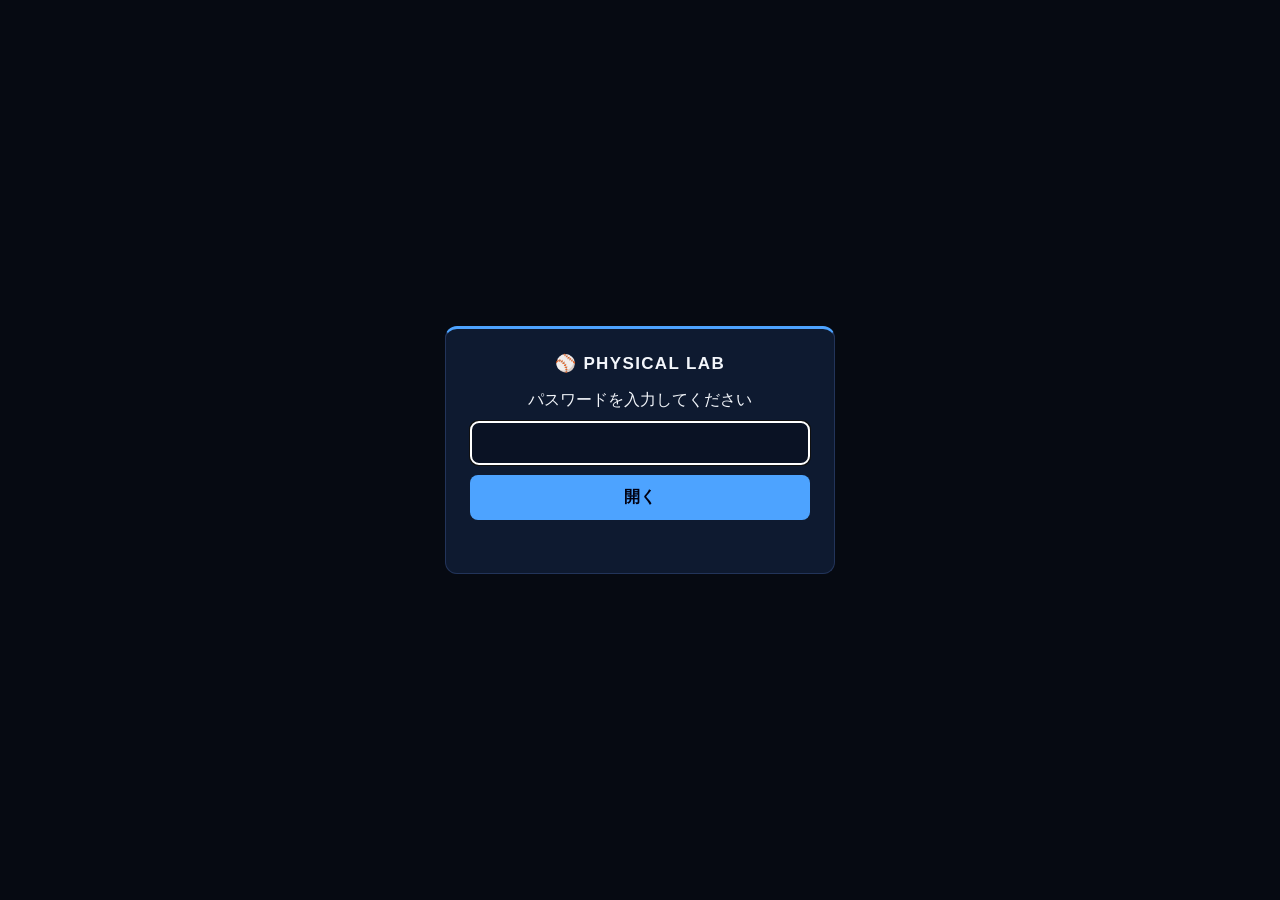
<file: physical/index.html>
<!doctype html><html lang="ja"><head><meta charset="utf-8"><meta name="viewport" content="width=device-width, initial-scale=1, viewport-fit=cover"><meta name="robots" content="noindex"><title>フィジカル測定管理</title>
<style>html,body{height:100%;margin:0;background:#060a12;color:#f3f6fb;font:16px -apple-system,"Hiragino Sans",sans-serif;color-scheme:dark}
body{display:flex;align-items:center;justify-content:center;padding:env(safe-area-inset-top,0px) 16px env(safe-area-inset-bottom,0px)}
form{background:#0e1a30;border:1px solid #22345a;border-top:3px solid #4da3ff;border-radius:12px;padding:24px;width:100%;max-width:340px;text-align:center}
h1{font-size:17px;letter-spacing:.08em;margin:0 0 16px}input,button{width:100%;box-sizing:border-box;padding:12px;font-size:16px;border-radius:8px;border:1px solid #22345a;margin-top:10px}
input{background:#0a1224;color:#f3f6fb}button{background:#4da3ff;color:#001;font-weight:700;border:0}#m{color:#ff6b6b;min-height:1.4em;margin:10px 0 0;font-size:14px}</style></head>
<body><form id="f"><h1>⚾ PHYSICAL LAB</h1><div>パスワードを入力してください</div><input id="p" type="password" autocomplete="current-password" autofocus><button>開く</button><p id="m"></p></form>
<script>
const D="kUfdxvIHudXXh/l/XLtoM0snuOz7wMqLO7F4M1b0eI4sUwBUTiiWOJnKeTTl0PRSpilNxiJYbYOFXcCFoBHOmsjOBcELrJBvXUNg0eAaqyvkRAlugPQjr4m3fR9d+F/ofN/Na+q+ksjaLPiAD9UcUFK9jCYwFqeXNq7JOn4IWXxNG0YdjruC8lj87j4E3UhHSbxppIdcZ4wgvDSwxiVizrUhuYPLj9Rjl7ZWe/3rddLfmg6AAME5NCehOpNk35NvQMlfSEOU8Lv0fCagMzPX6bCm28IYxIPbeA2c0ZNnmzX3U1m5GgOuC1ZbHEGQDBa5Kpx9G2wJUFXM4be2vacCHu8DW/RX+q41g7V9ucV7wwm2vZgeRVU6poH8OsOsYsdvPBC7waMFv2nngIAlMURD6WN86kNUEOiGTX7t3cN+TSRj/KjUnwcSh0a07viK1eLnrUdniLQ/Xrs8r6ZsBXNaZjlKUq7g9V9npgraXjQJ/4wL/JQMJmT2FKdrNcnJ1AW+1ER23Dymm8Xzy3wXrjgzwKPWPg7TVqbVM1b1nphmH64T+4+a1fT3P7pW1guxUQbqy9DkJqgcFErc21QGxckfp838JASK0iCLKYHYr/URQbZNaw/foWcKeDi+Vw5rYA6oHrVEyb1ezGYGgClkYFUP16lG/JNX7pbxUD4SEVfOM378XGoQWQ0skvmWNabrMrCOa3Ppv5ZcCT9EMb2fswpegq2fsLNKHvu3soatQc1imq0HkK0R/jZa1CX/NzyQ2XtK10sAPaPNnaHkITJYR429+KtsAZ0ebepG/ZJFKQ/HkN7A9P5YFpkflcpJIaKqInCw4b7gYD4dCrrrENlj9C12J/vtqSc6sVXihA9pUyL4ryFJD8y5FbWJA/88NtzfJG8lxyKexkQOb4JaYUw3gSSw9OENYdC0iGXSNQtNYV63VoSB1ryAGQbb/79U2W8D75O1ebXJR8d1cp/qBLVJL2KSebxHRT3o6sMbI6r1ZF/GH3J55fWeI4TIyvz+Rr+1OaUBcJBBrBO0jdqAzNuihvc3DAFSeS3LBwwKQ6kc9EmDGs/MEm4F5fwa1vW4cDTyW8mK6QnC321eBAPk7WYLbF8UbSrfwqQfA+yj6L2djehNd7iWZB12zgH/OFgt9jQAx45OZHXzN6+AT8dSOfgoL7jSbWMnjB5YZ9MeoYQcxJgRQ30wJVCSy5jicPdIedLAOyGQ9nPY4OdXvrGuvrz054dFm3+Cyj40VHMENS2ahPJJHdhMjMWZH3jVvpVtPc5BMNW02ockJVpvkmQnNhK9OTZoqZ/56lZv806BP0Z62FcS9M5XSg3ndcujr1s97FuOh/IdheG31ErDDorkd8rg2exormqPz6NM+r4nzzr820cIue1rhogq8VKwOAAZKujc0aSxT7p951b5HRwzoEq7VARdezwk8l/sfGmCtILNcog3i5PY1V8S3HmYxnhJOCPWjNjL4GjyglzSFEDl+14ryIJUA33JTpm/uHTVThFEB9IRg93v8S8TVb/5ltIgtLTd9/HHr4loOe+yl6hlAzFViMXIQ1si3dqL76O0fog4VBmz2m7zZ93vw5OY01hTxuPwOLxqwMFKIaF6+Uo9UCjcuZrYgjIGOLqR3x8M+aeKZii8fp//G/bh37dSGDxQLA/kIGk5/BGiDZipFcBgWS3KMa38yz6G8GUDsX6M7Gl6M46s60mI1Akr5JExDOjJ5Wj7iCj/aI8kSEVAVjIXSAR6ueYfak3U0ZS5daEOCKVOWrZqmUC3+zZ+tzi/qqWuvwrl+XPlmccR53SP30G0lQK3XINs92jntU17RoptOVImWsCEyP3BxXTw60BxkwVKZJDQzyl4osQ9d4L+gG1hLqMPYGJ3bnmpZAnLzYvlXIaJW2fJ5zfSAzE5z0rT2XRICG/9h9kQYCUgvaSxrTPu4COaICyqv1YPdL6KTdQSePPU0x5+3ULbUOU/tUd6/M2t+hACQlof4dEeWb4O8OnuLzgi2sqZhBPEf8imsjf6bCjuiucMMCulpoacc1SlgSUFgKcyMSFHnwIkeL5407y8Otyrrm1feBQOaGBnHFeVeCKOZmNMQI7a2Eo9h/Zk/ipDkdIyHPA+u5rivIqUvkhER5s4k5LXwsP95vpS1USVKLNBmViLdYrBhT5TB3QY4YDBNXcG/CFD+PIuSSMAeJoCvUj03RclhaMTxWgGD6l3+GJ77+IHce2sU/EjFPfojicxuKZX/u/cxtHbfDZOzL/z1yo7cNjSwWNhq1UBKKA8YWFHU2tD4eyGfd/CNIVuNwGdoEFaXY/UO/G+L+XaT5rnHOh0r2+OE4fcqSeqElVh24mBqji4u/8I3y755WYWy1H8XZ2+t2gByNY2yjdOgmrmM+jTbxaZy8NeRG1qYfnNsRmUASNRpj+q1yrttpSXtmVejUzP6q4bs6NB0G5D8wh3JFY7zFbFi2/WmoQ4ktJCngpFF4oNfm21eSNedKhR8ajqnuVcwY75+UOQwqMaWCzJ36CfPfZQIy5g0HjYoLaSzfiBlQV1IDEv9u5mRw6qWOT2ug4KzJ1yZSS942GKHZSRgAIHC0BjrrzHf7CgIXqN0R+VEbDFtNllGipSYcSEmvErfDHlry0mNKgWt88HH55vtH5CUHyWl+jXhnFMEs/13qCq1bAwlCSvPKvfhwgSr0wwDVHaUdBoR6mNISHgfR0hELXbbAny2Zu15jZnaFOjHUhzdXfS+qTkcPgAFmSbcGF4bZdUT+2X/i4gY2waNqdS70L6d4kOJ42VFFk4+J8gpmRrfo4UrJAOfk60fGFG8FZr4dkG8n875Y/PPDTcmXd0un9RTAOE9Mc5iv/Ljv931ysEW/t7nyZ1yS2Nn3HXTIAK6AffCnyL/V1MyrGylL0Fa91fsmTGBo9y8qRwpSIh/yWBqA6Mz5HdDHEowxc/53IMF5U2Q6A99QtzZSK6t6012xEdburSbFk/B7Uirs6FHUdg3DfVuAZRj0ACCjy9Xmo+dSCN/zdeRUb3vuFzl0UxhVSr6pLTHJdAsbQ8j0BmOAngXSEBat9nsj9aiTM4QofjHdTPaLGn+kCa5JW4TyJR36HDEtzIIslhpePOglUVD6UPTONjLnOiVu9zsoYo4UiXLVtAQqwnQJV2iNCHd/2eL9fPAbfu0K4323ThKCcLeEMDhn27kq/VS3arHkN0i6HVhic66G+pMacVPLgyzczDATrpvcenoL5kmHDyTqwZ7H8XOjS3NZPR3MM8fcUoYO/8JPL9D+7UT6mSDFR1m6qnXoz28WLAfhzVVYZAKjYwY7Jw/DwooWF6EeSUuhtadYA6IFhmUxpkXUII4o9+RjBdzyv2SwOAYTryaTE56MMx6BBj/QS0AnC+/tE0Ny3TGcineqYw2ii94bA05Bn42T2XYcCIbW2K/WKpN9mnU2A/9pepMD1ZbDXYL8vgUQXzuJsga9gpf2nb/U09vW/[base64]/Hbtrwoj7D2srGSRJl7zJuWh751a5Vpgl47uSF1Hd8LEUDdqggRx+c1qSlCPpSaSqiWPtabdgtnQG4DH1O/[base64]/ud9rAXv/ys90NcFU7ASdnQWxNdpsHFWl7lIg1SHxPVpujGNKvjTn9ZnjUfcGVOXyQWpZIXseWRGwquG0+wFUYJJjadGRcWgRFpyY+3Dx1xclSxMmHl7KlYQH0HmatSNbYl/57hXTivEchSVZkTPYlJ/cEyunWZFtt57S58vts8wDqvRLiSRGkImh2V9oOtsnB4FuXunJPuFg4F2q0OGhfcDMweKucRyoyjyrbKmlsJLSaADjVH5H+23V8PewYvr5Wjd/vAcf7VXCaySLQ026beHDayeM7KNgefjVFZ6DOJxrIqbFt/XOfyan9iRyMT78SJ76iKhnmtLigvPZzw2MytN8DJm5gTHmck+oBo1kzyARI63YDcmcH4FN6PUJTcjVETDQ/Ynck5tsCwy8CdSOVx/uwZa6PdfGsXQ+xpV7H1lydgzHvZeZgWDX/mB0faixN2DzpkBmLVEmeog+GWH0U1VI76mSNTgsoL5fz00imvDtsXitjV4ApHgK7+jVQnxi62efyDAbL05rqDzOmvyOzEjeUl16ghHN1yq4LqAvyWRe6gtrtHDP84ZF2bjTO5yGIcg+sOU13IoiHKoFHIa2s7LDWQCO3FZSdiXnXPPwqXgkVVjMhJyUMzNeM30/s18bN+daYvY3btkVvm6EnkRqWE7cvUq6ylTbwfVgpwpHduHENsf3ntIbxTzuB+p7RU2h1MRdoWVCHAKxvgqf//wk5fG4K5bxv88gsihfsBlMiO3ve3ZyAVUTojeJWUQ37QPDKcd7JKMCJCyy9vEUAf2Rk43WrKGatOdbX258xf3/I/PX6Y3wz/qbOi4sfF6kqzafghNUuPRFutBLfmAEcEh+rJG2pauJyVejFENZk23J+uS0QpIAUy3KWJwqDI7pEyo8fXarHmmxEoHb0q0oRArLijk6LeacuIOl+BSW6To6ZIDYtWilDEwLz7xFNaCC70ixgcrkd38BfynwzU4bxVUpouTYXjiAJ/f3WdgsBsQYT4/C019DnuN68I5hyT/[base64]/Pl+vWfnIooCT/CCM6XGVcBD7SXpKdN8sRu4JziBfG69by7yzTPxFgF7kGEI5+s5bK/9WtZVuXc6tidxzaA03IBGG9nHvSxmGmFngiIBjx+v2+ccuyVcZAd7r9D2aN4HUxboMOQFs7lZLDhUR8OnJEqX2laE+SPF5Nz5L2KMjA35WwGH8SR8MoRZ20421K46YLYzMruL3uHvRwX8DRrmg1DSDSub03jZGF9qyX3kGqfTTxAFx+ghC/PkuI+N7lQ1wVe40A1l7C7aTPOhTnti5CNbPFr0y6ijRvXBauomKio4RvimLqSeaoN0iwKeLRIvKvHHoevYSkAQZLtsr9IzREA54QZOVnosUUuG8fDQlmPVS6kmaebRs+EU2Vse073bizwnrno0EnK5OfAr/[base64]/QSU3mWH6EgWW/YruJPRTh9/O3BA6pw5M/5r9Lc8ZcreQZzbjptEjD6qUufywyP5JVfojt9FypvFEb6U9zAs/LfhS/gRixmoU9ZOW+LqxmEQiKewlzlMOAZbbCbbSHHmB+BF8wNn2TIHHf1uQm+4ntguTMLGzMLaSLqJpfUe4fQQ4rfukIeW3zyW+czo5ozBRRpL+3fmC8POtkqiP8TVb8JZqjbIZATLrt18hDgGz/c520nfdOq8Q7AYgvsZP5hpzRgbbMHTo1isv19LE1M0abr1py4mHF4CvgAVbXm5QExg2S09095icI0ovqiCkdqWWmbtuVZ9AeR7Z1T2Q24UWIFpC3k+eciOni0KCebfjKClFQT+7QD/2B/D45Uamqa03qJX8qAgtaOK1sYl+cuXMdLQhAEIzAXqnpO5POKMopzvYWm5MlEjC1CV9VR9Oyayl/HQZ9Zcjd8SLjoggSuFtxoSALoXHrjdhv/yBm4jjRwgMl7srYKlEduo8VI1S4On4AqW89TwwoPxM6itMHd4eiiIJYc2sJoJT+JXTAA6XDUqV5YMquMypJxdNZcfnrx/MvopSct/Xrgo5TJEO9Wda2w+l1gBYwN9C2ag2u+Rhn/6ayKUwHdex07bdUftA94EQb23U1VeuCyaC8gpLpB+6tCVIfrJwOg2fEp4om1nASSRs+qwOIvW+daymL2MA/HfUEwUVVstokitrHzZUvcV3X1yxMt84hQWV1TDk450XncMP5JiWcOOqCW4mF58uizR8QTH/U3IdkJxdCPwAraSs3PBXOgIuSGpdFjJaMLLH21myKq8oOoAia2/ZP2awx1kjc1UJCBiGz+YoeFvT0Ylo3ayKwfJH1tNrj+J17G3CKeRitBf4Jr/HF2A3J5fkBz+ffJxdijq55EuswGaTeayMSLyREIxNvWBv5vI+neKIp2SXkbdreoDViDDu10YyDHOPM+uPAlNXwE9fcuMgAvI7lLVdbPPkgziy1OlxFHM/InTWc/9GD8pbWJ4zQ3zd4eDNiO4ejFDPNZi+CIueDOC2fLvDSO7P68JRDmaMaSH/6+SLy1Tu4dBJtGsbpzFqKcIH77MHE6lWoW3A+bSjoeG0mMqoCHb31IYN6UffXzXJcPGjx7Bh5th6qJsqIwQ8mBa5D71iaXUa0qK23Jf8MHS3fRr+C4xFz7RskfRBPoQvXf6c9oula03vdIKCPRaYym10Wt86jezYAp2hwPHKlY+NA9GmkEuzcn0nYlyBnfH/AlnVr0ttBTODzZQ1KXntbDnYR6xJPcaZw4bxjJxfgXoGIhiuuDgdmw7nk0ANT4e0FlHgKQkIPPt2H//7t9W8nmNV+sxSXJb8UFhLtIu3Fo7Tne+8nRNgvuKUzIKSmAtQTwF7SU2+DJ/czBc2WmesR1BaKg1L0imkqIYocas3TPAr5VBcIgMLtgWvAGV/Pwpy53RT2PKcPMcMslq8DGl/fbc0j8PyNLaqZwh/QkipCbKRkeG8NBj3fSPipmLY3HUGkfQyfUgvmN5TLnBniPzyyiaY8+hlMVkD1y+28HK5Ow8FNB27/GIAYTaMb5X6J+oinEzNdOgTWyb0qE3ljW8PQMdbOnNmVL8M8ywZQa767girRO//3MEQjOxaDTIvso8bJh2tUvudjJnSisoeGV/uklTJuMsmp44rNunJMnTfmMefHXUGTgnBOHB1AY/l/qyl4dSopqONCrddABWPPKsd8tx1NrEy/tf+Nnb0XenLrz4p0O9HT+UJc+fCWhxr2OtpuvXbAs2zm77wr9FDIkY9lqpdZui+I+w9ETdPSkvHB2f9oUhaPpzSmPVMy0Wx5Qa1Dai7YfjQTGsBOajGDoO4cDB6T9IlKeGBTKPt+shscn4yd6eCmm19MgzvRfVlYoAv2G/rF9cv8ybKJtwP2eIiGCVF9bzsdXC5vXOQ8bakRJT8+YnqfGAOkaSztsyDGQvAECSApnVbnP0awcnXUt68mkXS5c32B7fwA3cuPfS6KSfIRIhGmd34w1YBcHsF2+iubSehGchtnZg8vOT8J7iAJRl/8wov8yOdTphwkD8zT5+3SgcKJHqdP0ANvHcSbJ72INfgwJmu0rBmVvAmFoVS9CU9zSobws14AE1vIWZq/rlLXZEnZUQLtyXPpcjYmpg7K1aeWHOPuvnA/i7YNQEuD+V9v5uDvrjDM17850/v4NOc5MmVbHy2zaGJr2H7P69FqoQp1vMfvidyjZVA7ViLHm1WlETs2s0wPzDhHpinaJzkktvoa3DC8cp79WjfUqIF7SwUzoJQmHMScA7KVC81V2RzP6w0Dyj08h/ydpR9F6ZBdd91tKyfEYe1PBxHCSP7unO/XUKkERfcHdwm5wtipGtqqCnRXxkn+ltNlrWo3WuMgePQ66izhLNz2ZyK7DPbInyK+3is32pG4Ifx/wfVbeHuq68cdC9vMoJBuEdNQN9i2/LPjpOJDxwe9R88JEGItY9/7cL2nWg2f2YaPr5iqwWE79WjxIsaqwhbO7QC8MpYUsja5IkO2xYaHgg9grgKY8gnk8FrP3NLPS13/QM8ZzfyZM5qEFLAybIi7KRqJFeKts7lTrLumLfV+7+re43uOaH75oMAUSy5kN9oasTWbalER6oVMplLE46CXrBdrfXYBTIHEpADOsM508lM96PcjhlooPzp8co/KwSFETSHSy+BvampkDd5m33Z631mFrIlP91DuwNSAfWB5jeV9dVjNr0nu7kuUklTD0Sj+u0/EmeITRGPqCJkbnSYXCySu+OD5eOfVHMpcBDZ1FTbTEu2r4/HB830RScWi+26y0tHi3Qk47OsbS/X+zscbxFybEA4qJpMVMKtT5nNdas5vAY67cWRiKvdl/MEAmOUuBCK8DQy6cr62bC3RqqHNOnhuL1iph59sFJUC1adDpqPpvGAnEQrCB1pHMKgb7F+Plys7Ae4FFOdF7YEZx9HeEx69dQ+e8YJjyuigUiBWNF0wlOy//MpgYa+MYEVwmRUD1Lh8FJVd1ufYY32/bmem3InUKZQMNbBXAB2vqU9NXRHAijDazXFXWrLsM3XGE7nXt4TbysZyfzOx/PIX0ZL8aUM+GEg18ABo9otm1axAQ/Xv6DxF8BSnIgwigAo+VpNwtTA00rMLQwnxW2CiYSA82s7vvPAOyfBE79uP9CFEceJg+nDiRH0pi5XhqBP5za5y3DQuNTYX5aNmC60zW2Nc1mRr4ENDlOfqZCY/IZoFKvPfBwt6axz8Q7lu0ULC/OIjBi7mNWUG8OLEVzJjg9WGV4M5XiCl9wPPU+dKJ0pkhGz+qQEPLR/pu4Pa3RJM/ACtc9i7niaes7tOWZswTZdEM1Tl8EQtyDWl1CO/B1vkZ2XsxK5ipDhnzfax0tVsIGlj+NthVneprY3CKU/h0u96N3X6d/kt3ecCO7zdNhj7yXZ3qzsK3PqefiQBF24gO7Bebj/ugASdfYLS7X1W2d7pkLOqIOtVqJv7K0E2nEsuJ9HxOhXrtK5XsldsRPYeEu1Ql8L7GdUxd0NBORvCafUYzYxyH2CaMfMrX3I9bfY1ZqycfWBSSrLInFAwB0geSSGASLr7251hxEsMdBy5Ov/2VnuCVGTXUzjDUzTa83bEfw3w91GX6uHV8/gh7rhS5KxcAS9pwERTfrQMbgDilDknUGSKJEAFckSg3TU4QUiv0ovJU1g/WPbfjo1oz/2iOFbRAZWuXKy1+bEe1r5VUJY6ljWJ0fTdN9LuPPel0exUaJlTbxqRy6QmCgSEhe9qZ2H79NCytRAR4wdZyVz3AtkXyBAQo82ePj6PKAXl4RXPhM+5/lA/MVDZ8HKl9DCtbop0lNEFHLBKb+STjlcibMj7EowRQjd0zNCI/GMb/oXzX7tAL+vNwr+KBNkdYVVkkaOrsUg0fVzvzGHRV3A59GPunuNIHhGQHWM4ulFVPQ352+Sz1GUzlmqZ3QymrdPjz+lu0beEp+22D8N7Y3GGYLWv1Dq/+itZVKJXSLE/A/iVxsTjRcXyB+Pg2Wn6tj15bSPZMOAgonXvrkuxMUKY0LIpISR33wrbjkBrHIGlWnB+Jtp68YyUK6KUh6Lo2yzMrEo/CqUazA0ecWxugt588n3B7NKVW/V0g2HSaJ71hT1RcKbXbl+8V9mEJAHXilnflnMp2gFx45RJFIVZigdaYiwCe/fUmpG7viB3EYYzxjAcxw7g2aK+vnaUHukiRk027/xPmHN1ilo3N+cry2OOLm9NZ4QgF8HMXm1UWDsx4PQd4DTQeAcrJdvtky8jVjSIwL/x2JhvVzvvqTBLIGWdmOCHz6o1OypDmiDNzVgXH3lmqQsuBv+Fv8oxo1RHVVATRedr/5tUoEmNnKYuvwgwb0gdVRbuf5b8CkGgvMmLYJCLTGdTI58SBvhJXmHUlRvfEDRhwfZ+jHoU/MefdKmaBYTjz4PLaAC2vT5BIl/VSN+qp+1Cs1pEJ/fE8b3z6/Cfh7UUArXm4XRx/D+ZltaOwZviiYUcJPpqhIEYNachd43U4EzoG+OgApXCz6e18i+ZkwSXki9WO0wJOuvOYnsZqg4TAM4q0sSeQVDenZpDH4Fn8F8EsFQaQvSjkgi0dUwc+ZMyx9qz/i0V9ons46gJkAEo/EFdtc2RJMUVrPaC6U8G2W0nnZlmi7LHGnbFw4M77vGzvXMODDCVwfAJkJkzq0LRvyfLNSH7iv2qhddm5ypWfg+5cYjyN+4C3OLv0za2lIV7DSE13twbG4hnHLBcXo/SnT8l9Gkv47dhdJLQsDPMB9CLjTzdu2xsJBucP+cIrnzg60SPS9ALu/Au2Ht1T2T5ouQpje/iNInh88oaPsbWBeNkLRjD14TGZjvuJFuZHpQkkS2n9vUVs1NNk00XvR8aNAnBClBP7NPsp2DvB54L0GiKaJ9phOT9Edy234UjgDcNUAn5r0pOyvjpjL2NUPru7i2afd3roFTUfGItyJsODMG42z7T6BshTa4IsNnxPtel9SdMUnmpMp6u4FuAnuA/JSctOGjSyOSa9YsSBc//sPAloKv0Psuj1mlwo/tQkxFl4RAe7pQ2kKdNzuk5VcEsateKJH1hYe9uTNmcxcjZ9M7smwDsKZom8HMC5tYOSGA2P3jxzADdJNVuPmLOTqBndFgxdrh8U3i55h0vVmksBJhC977DUTTps5P9otkFjwVgkWelK3a0RbxEFIzrKII61o6tRXf3J/6C2qQ8OWiWzecb9OGO1u7pRrDcphB88M+XVO9/bid3VvMWL2rTZ3L9SIW2wmfSEdFTKg/dYNCO2uWPFHaGSSpPiwav/wJURkPvA+ULn5UoIqNLKPgl/xq1fMULASfq32h5EFxWSAOUy/Dj0pJozW7FitGOxjd+Zzbzfu+tnEr8X1p2u5LmCpHkIEw2Z8CTXtC+Tt/FU+/iNA2jD/RvuvMAcHau0kii7ZK/no5KUpSOctfn1SuhDcHl4W8CXmxQ1iw0SEE8tD/iph9eutfH/lpor2lJU/AwUHhHvSQBIycYBYP3Qaere6IGp+Tm+AoKodokf+MqbGTmwY0rm7daHxdqL++oAqDcB7YXkY5YGbkVLEPv7iuFSVf1eum/AO9XcxtO1wwbT+QSzmSrUNCGimtti2rA0Yqt8JLkIGBCTXydFCgA1m0NVtjHgUWQbYC9+JUiWCSv+6XpDeGWAfGSOolMiKwA6zpBufICKfATz2jCxssnRBhyg4dD6yozB5dTqD08BLAZ7mJCEaHb2XCktQr96/[base64]/xRZ1WaNAy8zyU110GufBQOx2lWtJgQttOzoMAq89RMVV6BgZCzJjWfW34XfU/bAnKsl7VcGwlLK6Jjq/S+jpnU6Gdux08Rl4gEHVpEH29KWN9e9WO2OpRHdzYy29fXRDUfBI+aCeDd01BCIrTcCWM1YV4eqOmL5JdYh+IyBKIiVOERzF7AMjHS54jswWWogxxzaMxb16PYSCTCwauVECgEf/1qiZe6GcQbtaOyn3hi0S3OkuBi0V7C9BuY0gBiD+uA/4qjzpJ608wIS+lAjYn6u22yVbD4IdnGqKIMNKCkmACwVc7xFOmyx6s3sc+5ux9iaktHfoPsdA/SpFcoC5F3MonYy7YQUpqCDSsP31R2nNh0H6/ct4Kx3cmt/3CcR0epRP4g6jmFv3R5XCd9IHgd0Gb57vy0xVQpKbigbTKM9dlitO0rmda9yNb69M+R2YNOke8FYsy69d5l0nwZWc2op6om4BfCS9RWpZPJ1R27sUvCK0URClpjFKIUOcOxvK3L5R+6Q/8PYoqe5m8h5be4EjJ95g22gTazY7f85WJd+a/[base64]/I0mxpyinAScv5j/lPvtcvC7NOrTqn3rfB7WQEDanVIY7Jshzuq6OjWkbXr5xy0WMY3mU/N1Er7MPVPdzMIhG6OHBMH+ipAPqJSwbm9iZb93dXKgXblRCmmlH16qFOqcO76T7SKBCtHrdflyQtXFG3DBsirbrE1bI+bFuPwqmopBcwpARTHcy5liWK9Aex1bFxT+iK/oXM9N6xIwP6dDPdHOeIEYf21AXNdAsK5oNwuelLz+9YNv3UG7zMx0/3mF+Dvab5TuOTb4fbJUZXvfcdlPkxHRv9BdQKjT2DVD4hGLvrv317tzd0kXdJmSeOTNfAT8Xs+7MMEJIWphbskJ151Lm5BPBzA0Y68xuzJbUeGNbRGRQZnept/qwVvLHV2eXWAQkwGUIStieKM+ek62so3tEGY9TB7tHdDouEzLxEVl6nwszkbZT9bj8Sr6HgDvyqV/f2QSp2DXef6CwVRVYORkRS29K/B0bHU9UByRzOS+vtQjFDAnvgIVUacHVDA+IahB86s1SVOhfcpSF7zUZiWohbtSRihm0HYs933xc0E8QB3Mmw8jtXcj5LXzpKnIcPVOd7WQa3YP2j2shOY3rypGLuRlVcW/pRXc4uQ7OlNiiWffPu5eB/9eiuDM5p55X83r7RBXaEg+SWVVvT4XgfL26pa3quhs05+QMXDUkQ/33ved7SsqZI00mXKsez3keXuPmLGnogrOOeA9zMu9Ir6HJuCIx+T9zzt103xZaeIz4auSEEmC06wShPFeBcPNgh0eMrAj7U8TtomKUkcUG9o6twy31WXrdue0uHVc6n0cXbBioVj9ZSuAwDj7e+JLo0Y4cr+hK4H43y9XvUNygC0jRZ2u+u/58ymKnGU2D3c9aWTtm7xo2nqkLl3shMLgN8K9hbhegPU+t21HAmpsAxOJcya2H6jXnz00cXmwTprQULhuGSPgoXl6OUf8HsstI2BFckxiWiUzH2BEx4a5dpmz3jB52I3QyxTTsHjj9GfSCYaDfDSuDuT759N/Z6+BHjlM1QVAeLHnh+JhKgj072WSSJ2UZ78KBjt3XFU7JdbXkXF9Qf88juLmAtpLNc+2Rk7fq9Lw/[base64]/5THLBdmFQ4vX/HkAXofatsgsjz+TOl1U3/gEXsfxll9g8IS/Z+slUDWCpXaTjckR7pzLawJoQK+GlXjpluedTgQteonViSciQvfgdufhnyKd7Xc7pfRHd8TDncxuZspQYMZdKJUxfUvt7Eymsrj8faHFJwvvqzTmKZq85/w9T7iLCzsbaV4SEEyfoJWw3X4hqA0xCYMZQTflRKjKBJYjy9Bz5BO9IhUnMc8PsC+YXFNqfKJOz/1Uzpzn+ey9NH6WVO2dKY6gBVB5fkNqRzwZ4jzSSXFbHMxkmZ2RtIREw/1YtaivdQW7SdtHuyvpTjfGOjB+zQ9PjIATzJRl63EdX1zgcAjN/jRwk+FvMjAzwF964GutkhRz2VBrEdkr2kHqJauWQAJ2JTwZ6mhf6SOnhKKAltsiyggRDZ9oaE2yrnBHTPJDvAy40l7Xjtmv0r/0I905iBBRdjLatmrVpVwdxHOl3QemsadQk0/[base64]/oG+7s0UHYx/Lw1mL4ynRFZesV00qRtKSnoHBVgof5LKsEInH5oZJ3leLt1d1fF7iB0gOo47bBVfJT0lKSj07/8lLB0RHu0kLsxJPO+eB/eT3k+MQEfuuTMQNwWgIAl0KLKhed2jVBXINPsS2S6ZBZ6m9A8PNLKc2mkbqhiie9O3SYh0HqHI1VUKsBVOPpBFUmib2RGIgG4NwDFd2NNAkbukjrJeBTIKwdPw7d5Liw8E2ftIwS8MDycwQ+FN+fp6AIbXriDtOrMSCFmsSbo16ZRPBngjgs+d2rN/CEtQpkcq5PJzAI16y4+xGnJ0t56Ewl0VRMO1J+EzM51JQVpqlDQdk6b5lcCF5l1cCRSrmpT3g5wkELdjn7JLuT0bWWKEwIEY0TAMTTVTp7EaLdVd5swGYPcF2VhViQccfBt79/g/j1JJ0WEcvkrOB3YIao0vY0+UHnvDVD3naoEjU4u0tXPDjfO5BeoambGZC1Ml+iwWVJeP5i6ngCADBfR5v0lf85Ex2LpveaYu6qgtfD9xGrTUfnI/YuR67SBeM1apWnvW2En0zWluTCwnhtRIX1IrcqTPN7k7VKnOSccmsX9MWt00bj4LV9F6VliVeLu7iNTYzWy3lttWASJnLBKQFIPn6RauiTv7UlS1jUZhzkLyB18Ufa4VInADsyN38nwH0E22ImYyMWOWDGWb4ljtWTE5pGcB22+/9UOMPewJhN/TmU4NEV6ao6rGtBFZ4me8Dpdu8FsW5KEr1O3tsJYJVj/O5HwuurL48KxbtQUxGq7+p/iGyzQmzBDcpvQF4VLieHxGmbmcInc3Q8gGaXjYjev5DmXjWzj11X3ppwHETTHL/Hd8oRWnled4uXg0v25jrhSapAyWnWlyIdAVrgYybQVGiKSZKdXwo0fO+1j/1U3HQgcfg9sBPvj5Qac6oGJS42v7CzI+EcBtF6LLDkyqW0R3T9cBax5sEgEc3gTkyWvr8mHFUA+rpn2x7EdgtBAZe0aWAJfts0HQ4HY4jWhFYwRbLjHehxIizlEJBYUxBOBCGj8438N8Y/jER8sT2wOoblrfS4pr+khyBYT/iVnfWpgx+C6zehOFqzfxPINOGVrVCY+IMmcL0/c7SJ2+t9BLnELevCDQargqhIsAJ9f5urofyXYLe0QzLhcsDPYhInb1Q2THOVlXgtBQlpO1lg3+HY91o45GmZ7k0mJ21pGhpZukpNo/4PZkOqP8XaKp5Ck5h7x5lyTcu4nXtG637e/SuT4xeWjNQ+ZAlus4NzzKzgofK4rXVeghyef970HjTB58uHsO9YX2tWSWF5ppKugyI3y8MyxdBDbYKrsPdrZhTCpaZzyCJduStuHinKajJ1qEIOoKqfcUY8v+lRV0/vCAUjj+ZGrmEeofJDErL1+3964BD6BWxKn3xxpWOo/dVEQ98a0M3jwXtqZv9p/ovTaJSTo/izJPYprKEQJbe+V0Zvk9nVCeR7t/nCd0YEa0Vf6IRXfMCpYhQUskR5xj+NLwPdyVXhJEjYiI05T5ak5p2S8LYe89trWK8BxXO2DtYFPDUclDwGcmRZqPK4My+cKp90+K3amNc6qxayaKwCN1BVsvHha2PDZGS4YvfXvujMocNV/[base64]/oS+PgNbFqEunVF4FbKtjx3XOg6JrfCWQlqlqGlF3XJeHccs5gyQ9jwG0B+RVnJ6YEhbXS43p+O07hH5IXUcz9nRJrHtbxLmuIM7H9DHwiCADNQCPZSrMB3ykdW5Zj1mc4/W4qeh1f1NZNY1phe4zdontnuZmL2bScUI3UHCUljidjKZ/Eoskl13td6d46oXvpHHiLyHBhWStmhCD15f9QIjOHVqeHcQf0AzEJxtTc4wklk9fVAZy/8q+Re/glA2duOV41pKhKR7lcEmBgWiT6V0x+57dfZKT7P8qCNMqTyk7N82xKagLuO/8IDb2yVTwXvNY8hlxrE6Hf2uTpGr2bB4wqWCebMGZmSD6bFiB5qg8mEk4wFWg9KB1xdeDq/09dsBmT8Arp4xfzYXkiYI8OVpejyL+xRpt+8ceZFvIGmBXB7bdjBW8Fcz68tBHrY0OL52ZTg/[base64]/KU29CEwLhWcmXfSy83zf3elv6nZdfofG4wWYaOggCTHbtwQ1Yr4bmogqfbjbcSkfiVOkq5f0QZWb7rS0yfVRX6+vyEAonmtiNNXLV01vUSezj8hfn/O/1zYCq26kYdyov/cSeSF7RUQv3e6oCFVJBmi9n7ib5LDGW7WCGI6VOVhsnLCxtVVodie9ZGbI9+Bx+OG/QSb4ACX5zJ7x/steujd1nyMduyVVivqr0SDsnVH9Z+/w5LcCXAbL4R0mkKgkxCunywewungCo9rpuyG7eAfY4G122bj5y4RbZfukCMpRnTApFQI0hu5vzY0zXWLqGu+BI7MhVicAz0eaL1k2D/1R1vASIIi3nwhlyj6cJ9mJmhZ76DpZ/IYMZvly0Y6EJbztl6jzz1SffQC73VN6ZgcYpqQQY+bkiA0Ry/VHfOkpZy6M5KTp3fOd2jNkBj+YKuw05RximaPe9s1QnVugSpWFt8s7tEXAsnqfB5wReAeUTm7CWRVgdqYod4Ebm3KMQYmtxcU+r9nsD+Uzm/pNQ+woIdh2/5l5f8YK4HXMdhgDH5KDVpUIEGLaFrVebYZWSN9Y7nod/Pa8lWWjv36iUf2TdaFJK4lbcCXnEvgmbejsIrsFUp/WM0Vjo73QMIcbkZwetc7Mi99yqRoT1rWLqp3WKVoTwjrrva1OM7gsKjukfHkR6Rh1I/TMhDE6sL2HZ1IrQ3W8zv4xmDR4FcujU5vnUbhB8Qu5EQK1VqNlBnP7ksG/bDp9qJLPRjIvlRvHbhfiVGY24r/ZWL36yeQFO6mjKT2FK8cXyjs1UzkLKxY3ayqa17jGbnTpyK5uA30VNqC1P0+qYOQ89yI9RCOdywx0G1WgtVbqnQoYZ5vPwfY5OnAGnXE67ihOM7TukLCrD17oz5JbRIiu8WFjCE4JUHWTH1UYKEMKGiGCq6+XOEfXY+DEwJMMw3n6yPFqge6EAu2Ubse1ZuZYo/MaY1fy9GYIO6ufJQkHtIt3Tkfoy/S3xNxN/lzDn6xuke3c23X4SgdDnjZnnXQQBisABX5mw0DMwVwmsLRc4GfXpjtbvKwg2h5wvj7K7N7ubRoIV8f8bdeS1+6DjjR2cZzPM0LYynv7kDT8EJVXfraTmfj/gELQJF9QqK+OcoL4LFCPoddARu/zLRnp0innDSjFhLrtxmct/ZRQDD3JlL4/Yz6xQIyqWnw1FOqlUcgDLuqFBt9UtmxtdlBHV1HBL0nqIJXZNpD+PaJyMtusjEQv9kIqU1pnt+pZIKmUzfgcODlrM1kOYIHahkNpuzgLnuRRQpoFDwOqmUmUWW+dudktwQ/[base64]//4kwaXa0MSvFPYuIiT8QYDSjiqCOZrLdai8qQ2HDOticXD9nXTyOIJ7NSy4E8HTBQsytGaO8ahFQif4rRAgCfoU/eqrPCtrU39UzsBPELZgu5WKr55MmwbO1z26x2vrPOLNx9r/Ap5IlSAg+VuDZhu5iBDnFTYLls7BVVfzEpKwvP3fi/gMGcN5pkZMAd9TkhljIQbbBAd6Je2WMX+Gd22NYfNC7B3cpmRK1iwzu+6bBO3NrxIZTgJsxXaaW5MqqB/H1LSUXnOZH0Aju/Z6oQPue3bjSJxn7uq+3vtnwGSBqhDpd9juZoLIKQXSTqNcWGkq2eQYRkZ93DcfMfKbtxaGda3oSsNHoofV9pxIqSmfB11e+Lbb7TQDkoYa4sPugY5/[base64]/V5Xjdgmvwq75qO91z5N1gdRrkmj3BudD4MjkKRehkhX7hN1sDxtSxu0+ogmbKf3ToJSUppv9Z+FNMuDLU3DFL/Gkcs/bYxOojFGuqRp5wCFCtsTDkKiRB07tm3yzn5qxPAvJ/pHHHkgQn4E4SgEp5jR3VINPdDhY6fo0LX0rWLJMrxubbcD0Olp/[base64]/Vynn23KxkQxPHdjpO67ZsbEYlX+9X8eL0d9UwPiKRW6fsnswPJnIaRKd5b0l1gajRXL56+oNtcD4NcHnni+jlMEKVWPE5xwhh+lpUrdH6Ia0BScY8DDvKwVlJYWhirC81+RqE6gUax2Hnf/+ZGB3vJ5C/9ZH2QH403P3APgRvLGH9yfV1Mf/VgVIo5+26lWQQ4bByie/Gg6+ggr6Aat4wFyn157nKKbPCvGfwspAehHwFOoCTSqiD4okL/WsskpJPaccLmEIBzvVCXr0hvkTnp9DKP5Bn+VVGK2zeH9X29tEA6ZCMqbptUfkNnNfOmX+swXamZuT3vp1tnf9HpdmCo/O3p1Kc9HVU0iL+6j4aAuHL90ar1NclsndkX2bJKT44Bsao7ZIKo42FL1Uo9UpQeIoKO805hqIpK9U95XTCHB2ZM821+17Os75vvc39PpV5cC4Nj6pYciiczIOJFXHCVaicoasAPzaBamjrmQ1SgLpiBXkAIBChQOQwOLVKDlhWpgGPFwLI/YLB3jo9GttPwc4deRevz1JgttMOfe8Y3mHD4cDSP4VV/DEjlpFQCpHpcUa9RULYFTXZ7pSFGPJy8ssDwGHHEKtEVd6gTDwHL/qwIAwSnmnb1CeON+Sy/32j5q07gFOqTmBGtzU/KPfz8MfEbzlWezqLFWeWC4/zD14Mt+xsIiaJaaYic9o1KIicO6mxSzyFNyylcTwGrSrUYRDgUFGX7Sdku80Oa2d5qYkxhF1URg0cGNIWhS6xVNBRd8XlgF5Dqnd8i5AeSbM6DE5/4JMtGR3gY8zaFj5RleXJk1dZ+Lehe7uOqtJD6CvHTyP9ISXRcAVYUQ6UXPY2qJV5IUmkfWz6L228SJKQTvs75ZwDvZKz5wDODHSAkI1ZkBEJfANhDx3mLlOaqnC1UgYWfyq5fRZAi5uyg8exjRjm4QHJtri78WFDaN8x/mVmvIcpfEBb9Yv8VF/YCiN70p3CXskVsioObAIKaBWjah+IcnejsjdndWv0hHSSnajt1fVmAvT8wVq10LsAVyLU4sl5Ssy0BYjP8jQNSv9QTza+ms7wMb5Fp1zQ/[base64]/Ag44z8j7XHNgVZhh7TPMhnkj4zHCF6Nv6YnnXSf63NziUdRAKM6mwgsOmlQmRSRRCpjZmhYmP3ZOp9NbPRf1pAe/Im6F2zXnYhTEOREIVrv/zrArFaE1rDW9+8C7nuDOCwrcwmgAcI/kJnzAyZF7fs8pCar/[base64]/GzjWndEb3NZ8eLL/wve1XQ73Fi519hiDDMqzDzWTwwEdFpsRlfoZPyWHcXWmjPmaA1efisqC8XE/+hEBSznKWGyFI6Fyra8CTgoyfpmNBA2mHEjIAietyZhinZzKsPQjj1H+UOBi9hc1AZ3vGlfFpvRUzAwTreiy+5ReQmbqe9D7dCsCPoClB/UXT31mi5TQx7HdZ7lN/8q4duZbEOVBftfvjyb+w4L95If50afPg69O7Bb6HXEsMeKmozxkBmYjvWXw4A5fKKd5eleR3s5WY0cNrwq9dZHhPEAcPP3uc9viuqsf4HEaLN9kPO9Cz0/IbOpxXNZXjsos2yqrrXRj0M0zyDNKB9L1ihUevM+aiFR2P57hD5/shJmwPb6Di1QB5TMhy8D2jympnZhQqYen2YpJxNodwaUbgA5nSLxqUlyfb+Qzoul0tpHbTdvwwHIdgEeloVvwlbnD0DPHYeOP45iLqy0gjB3Z3XPrA6LQ9joX0F7ptR0NbeK020TXolYZc6NTJTEXX1E+eSw5Ug4nVLw2E722aa/[base64]/6RvAkjYCMQD2JSpa9ttOmkjjUkR6KPnB8Eb1k/Q1knwcc0mPWCJbQdK8ALKmIJ4MlrsKvSci9DHp8Kn1jwvq9xxwrxrL7+rKZ89Ez+stmcsWWIwHetvv9Wt1/9foaO+4BMlzOO9rPLGFkb7mjJRVIQuDXkhRtb7Pu5E07BbHr9E2R0NJMwbQCltMqdJaClulfmfIUH+1MuPJ47JFQhJgcwUVAteA/Z+vAD+FwBbhAAhVYe41FY7y2ycRa4tNOErQg6V8+CkEX0dE3z0SzbQjVAKJiLQCEiJydHAD9lyZZm2Nql8xz0n1cKju4HOtnt29Ejs7Rdz+++DwUG5A9aFpIJP7+Ds/HPDjc6gau4JLSUmYtSb7dxMxTluJRtynKXvqpe2vf+xQGcRuqWWcBFlLpeQm7PMR73f4bh9hehlyYd59kLVPYXKvWL6OiTvzAnJ9F91pF4zQr7Z/c6w1yc0XbouiPPWnNP3G6wS2NldyQpstahMzZJfbIlp5ZTkFPbtIu3oHsPIiDNANypeUunPqcknQVDtbtMs8F0STtYP4BwMq8Yaae8Q/OvnwUptbfSh3R/mzxKd6hiTGTb+7HR0DP38autcURulrC5Y6M25NhzOtYHQl3HC4jDVpjE+id8tABcQndZfQS7wIkDH79r9Gf/+5g/4moTjX1QsQomfvPVutkHjXMLPpBYyN8w+m1THiuZYCVcGFiURgKJOapZShbzV+6iCAFqJZFAW3enTABts4Z7I4irp2Di6GEtrmppysP7WHPQY28jFlizDYulMWHvUMcU+3seMccytMF4ovN9UKewvbEC8ilxUjiz6gL/D31OcqFSCDAhfnwSKCNU58K70WtDXjTvHKNijv4Tku2hBk5YbEqNHYCiy+NkNC2p9UXggfbySaFtrFHl6yYmu+iUQ3WWKwOuuXsXaXtcNS2IyaJ5kwUBQ32lTbekjRV/MPXyvhP0UEg/4o4xOuuOlLB9Te0lyoAnh9e64erCoEZF7nv21NB9LPAQCfURYKHdxFxZ7meYUD/[base64]/xysCXROz/brI7zpY+hDEmg00tjhgBsEWTB1wTk/qNGl6Cdhs78spbufq9vxjUyGYHb33VMzeKz4vQFyrWwxqE4K/tju+iV5/vGvtdVPPPvg9fE0zpRm9jUBJH8rsN2vSoyhRFLeVJKBb0NpgBxBjb/p3CCrSRhAoOiyxAhQXopLGKGHKZV67ix7qvT99u31RXCthnsVXXVO2Bru/1ympVVlXBZzmJVstJjl/rTgzbAkvFpk4rEe9uqZHE4N7Jc9CZHB3bQVdJj6jtPug+BND0Y5eBYg7Uq3rhqL3uMSiPaWRWkHFvb6c8GNPwCpGrmIgympQpSn5/VmXgDK1QBPNpcdjpMVc51I0QnsB0rGpLzr+MnPOO21PIqC//Hk2kUgvEE/dm0tPaF0Scz0bgFBNTxfHtmbDQxEJ7lHMFrDIpuUAaddTkqIuwdJzBXx6Pvq8+2eOxzKbgxe4H6jAlEY+sJQOm1MBu/1jdo9/+dkplTtb5WgWErSMHh2vsQQV8d8FsEbaI4eftsFMoh1xLCtlGFr8Q2/QMjntcfG0IEEOBoAID/wtaluLMwxC0ajjdLpUWGctp7oLYEGSYSlIV6HI89jquh9A8dLNK+MqQwRZm6g/efg8RsUsMrP4myzOcWBHYOSNTebSGzREQ+4EqX0mQgU0Hd6MTao93dp139OA8A8O1jHJS8ZG1HYJx4902aOse+sNtNOzCJ7LVihDi61ORKxVCtx/[base64]/ADCjH60Cauw7LFhuyOW4lY06UvW3IR0Pax5Cxcnjn9M/3LOi4WKlK43FP9ns3IurrLVZ7PjwwqXVDXyREoV//w+Lh6agyTPTZLKyoKsX0GF1MlO9saRWtN9sALlDZ1bLoKKgQzgq2hhKSWhOO+HTUQyghqnRhMsMyEVXRqoZWViyoKPlfXhit6IllHL4rMHt4zqS28Vva25tCIz/XD/cRRC6GJdVLFV4U5ntq377yA70B7PcHPoMQXTTZ3PSqb3Z1OhEAkSpezFZEpjqLT+PbvTJ/TU0MoxD/iFOcMQ8hCbn3fY3W7nBOigtbMTc4ti2Np+L3scbFOnQXDUEBU4rBBblMINoWuCB/n2Ia/poorWgKE85GIplroBDgYpogLyr8JixNI/0+mbdfp835nqV3pxb33yl3x0j+Af1LwEofkz/uk3PCM9g20dTLgP30PLK68RdocGOmC759rGTIy94sHQNsyTOJFc0JrAikMRPlQuBvXGoFz/i9j60sSMdyhpbJOSoxkkc7CApACA2pkYHuOFeMt9F1ulwzbB0yBSrkCvZ9M8neZkhUGF3MDZu+HoBJ3Vp7EFsUqRdJE5YxLxRrKCpUGVLADLAiE4iRG+WUZmYNid7KbIfvMxm1RneAceFtnHcqy+RlGMF3Eih/je9uo2MJ21BjcA2vEuIXmCR057/x6QpbfwGgB6YRxyrsm6+99DBIrsit7T9+UII6nwt1GbvaE/dNLI40CBRrNEIbCFPKELRG7bzRLcRZeNrYaI2PSv6kwn95BDCTVfze7DyFlZ0FlGPj4q0S6CeHtUlHuEIZ35DTZJUch2iAJ1aCEGsR6mfMRjv2EkAAL6/Z+CwOA0koLHjfOVyM3eUEJCWTzJsIxtaJAAi4/T4OjqVnI1DVn3A1I6ZKVnkR5hhY+KdoFIWxL4yZ79M/A09JaWv8qf18YbGG2pkaS79vm5JnKIdc8WB081zhujtC22SyRjGs3vjayxPmgndvMcU/wgTJr9JQnlw4VGkdVQHbmCjQ1XUwjeZ/7speyCHYR/9dP9TKphHbkSpd4nhozSsstrN/WhZuA7RFUQLZWFEG6pXPwZpHcFRVUB/qDyqOcHuk2H7YWwAs8pVhlSg+v3Nna+FIdBOweERamHccG7Uea4tPRwj0ZqKL2bWRsWoUlhFMZDumtXcnByTEd5SkonA7IyJGKDNIzaMRGJZvCsC4N2MMzlR/4dm0S3vkAwJdaIMqzkwPCViaUiTsifg9FUmsMlinAX6RcPEW8lfkghr0IJXsaS7mwBVfoR3c//bOoEWyT4riT8Ru2cOudllfn1biXKmJjsSZPsa36mIWKHvuj2Gw1/In/DbjeQQVDwAwe5yuSOQJ29kSzYrbvCY9vclJ1GtG1PvQT76ODZEH044+fHRkXFP8+ivsLV0cjFG75RgIDZ8yGNSm3DApimkA1hWf4W/4vg+QQHetjUkfk5ZLOHrMftUyfG/PxKCc1d+zKSH+kcsQFk7lyHJhFcK2HzNIZQ905P0BQtMqwi18ZReDElVUBmiYnVKI7ealujNMcmY26dMeYg9kD8x6El96ni0cZdfS7FezQKWpx9cq9ni13JMwHucxU/dJNT3fEqVSrgi3V8tTz5cDgOE2TOWHK2H27D1x42+/iSG5m+tQyPBRellAjKPvRuz+spQAvkH5sbHMvI5DAc9I18bDL4tMuOF8xoiOMIe+cO4bTFCLm9SPpzMPhD4hRk22IaSWjKteslUxuH9zhgcsiVUwFk/MEp8mw4otSIdtj4tge8IUgrB0gKQYNWESpZ83uMB48m+Rl4SJhsCNL6EO0efo8rLO6qpWBWJjcW2S/wcnZX1NzzhH7V6b/Sjoslbj6Lr9oRUEwfVPgNGDtpX2KAdmy/RIAMkdQcRO3ghx1jKUT0U1bmt13+eszb0rwxWNQKDWlehj1MsDQjS9k+HRZ/BITUSbX/U4mu8gOtNhQRofpgI/Uq8DJbAWI9G5Hh4QCRNUrrU8FRQB8Mc0jzn34c8GZiWem0O3F+jI8RLAalTZKa0gnTaq13PwMmsEAEEFIePe4aCOBGKORIvfOrsrrx06BRYYt5zabfQEc9BJRjPuX2PJsv/49Kh0JjpGaTDG6K7g+BxEFH05hSTp9N2odYzF5CdXZ9Lrqhnk6hkAVSDniRIQC0cSpw2450VXjwfSrfl5ezLjwLk/Mq0wBiYzFVLZb5vmCr+5G+zPhLjqPKtlAdG8Dp+Il1eq/67HdRktVNPYOlzDjcekBgWMk/j4zvbGMKvXi9gYkwLnSVdL0K1XYyLqaZvOunlX1bILds27UDrWu7Dve4Y0Lo33VDb396XjuBK8kdwkpUeBYAsMWBBHx1mLb806aTCaCUc1s7PK4PmcaZHOFl8ckN5aMEQQodhzeCFYu5sKZ8iEeZKdmsuhkSegQ7hgRT/HW//mmjeOcKt4F4AeevvwKP1VenuoPFCNnVX9gzNGRfz4T04F9CHhl4EJKLP1MAOehXaHafcPm9zORNWPZNO0CPEMkKS0GklfxrOzSZ5RQOPXmEIkFiPSwhwyFPZyHehCdvQr9JMatE8N2Y6PKwj+FWqJF/059PvsgBiCH87vulhS7BVoEs/MMXdP/bpkVp3SgsjncccTGzhB2RAhlplBFtHnx8IeDUk8MM7bhN2xOYHK+octLG52PYxGxq/Jn45rqmXOGqBQ4Puai0+IgAmHePdi2qI9Drzg9hfEDU1gNkaN9PfWjgGf4oIt4XekRopG5wyixhhBL3u3GdwDCvifSIIH1tUNabfWN09F64z+iAWHm5Vpxbu2fnsHOnSohFYxg5eBG1zjfvWsEovKlzx8OLFF0z/QYqvC122oyWE55yofmbRf0fIPCX0yJL6WaHNqOJD8ev5B8cxkKXjqMcUYtVQvWqpNkXRDZsxHm9FyW3+V8WKw+NWG4k8hpUFB/nur8gvQZNBkK71RuwbLFGtn/DftmUB2S8ELyvXTRtVi4REKUXXbZspOHiyd63go9mRXUBMV0zb8bpdy3vb+xEW7LpV7oo0A4L67trIxBXVAHv7mBF1DIJ18uka7zRkNsuwurSLxIriNwHhjCitV9hLGv4H10WW7w1PrQxlgG6zvg8KKFF1I6s5iTTKBIcMVViPyerFmbmHQkcaN8ojB1e/ObW1mWjnm6p2K2Gmy3+XcvrJOBSVvJAW6ikhBaY5uVbfMAuJ0e+Pr/RbSlfWDbJQ5sNW9Nw17TjB7RuWZfjusOjEYxvPexmum2BHrMAyqAfFHRkM/gJ1roT6XJs/IBq4Whl7qGYyYNFiZ1IRCIfvBdsE1sNrDydInf5NfXHF8Gzzq+b01IhMEB4zl8lFhdQ29smbLfnvFvnPhfq/8MXOMt6awWwH08qV6DUH9H6Nl46mkMwxlkh/[base64]/mtkRFuEaaaDu8X6baJ76Yj3VlIOHxHnX/K1tmc05USn0u9kE7uNHHeRm91YFcbU/fPspVXIxS8sjOTb72v76PuycTS3lpKnUGwmP2ik5hpEmGTr+3V8fOxP1VqtRlIdVZCkC/wHcQTabvyvWZYPrDJ9BXyPAecTKmWmWGtQ5LXcJ/v0ebAZnE5QQQPwtfs6zSymq0oJs6xw8q8YIW1u3SXe7wz4UQ9Jp4+3zb1FoH/2RgGH+g4anLTCWZNASqXw2QPXYygKclrFCgWgRKOQzJZtGxqWR8EZoKM8VG4Zm0/8mENMIxJh5DQwHpMNqkZSk0M2VSOiyC7P7q4waNCTOcczzyrI/GGQ12EvJOBc9/2YGgWWTDtCzXqvxo9GiGc0H3hLy8GsaChzMyollLkSe/IyFWlQ8lqPa4r1mdC5saQ8bBbXQYOBeDPVvyzHWmX+iJ5z+GpzLfUf4hA/xkC+gREKUoGwpiVPUC0d/WS3IGIShL4vrWo3H78DXExj/0968ycXR9phdls9PHF7Bc9PDwRpGrW+JPVq1VtMeyoIKFWPtLdWs/pzVSWdU/452Wha0ae81sLrejiVsBJD1DQBJMCbt6yI2fqa6x1SxUKlalPTLJEPKFz02AchnGkvj3aoPCFL6fCTw7i663p7PVZ3BHYaTixfQXNS5JJC39Ff4RukCBJjfelB6FulRrsgr8o+Cu8kW+0yF6uJe0joskCenaGqmWnkwlDTSbXxGIQW+WsODND+QWyxhRcrCFcvS6Qyx/0MnsuN9mMA0WkRUC4xg==",N=600000;
const u=s=>Uint8Array.from(atob(s),c=>c.charCodeAt(0));
document.getElementById('f').onsubmit=async e=>{e.preventDefault();const m=document.getElementById('m');m.textContent='確認中…';
try{const d=u(D),k0=await crypto.subtle.importKey('raw',new TextEncoder().encode(document.getElementById('p').value),'PBKDF2',false,['deriveKey']);
const k=await crypto.subtle.deriveKey({name:'PBKDF2',salt:d.slice(0,16),iterations:N,hash:'SHA-256'},k0,{name:'AES-GCM',length:256},false,['decrypt']);
const t=await crypto.subtle.decrypt({name:'AES-GCM',iv:d.slice(16,28)},k,d.slice(28));
document.open();document.write(new TextDecoder().decode(t));document.close();}
catch(x){m.textContent='パスワードが違います'}};
</script></body></html>
</file>
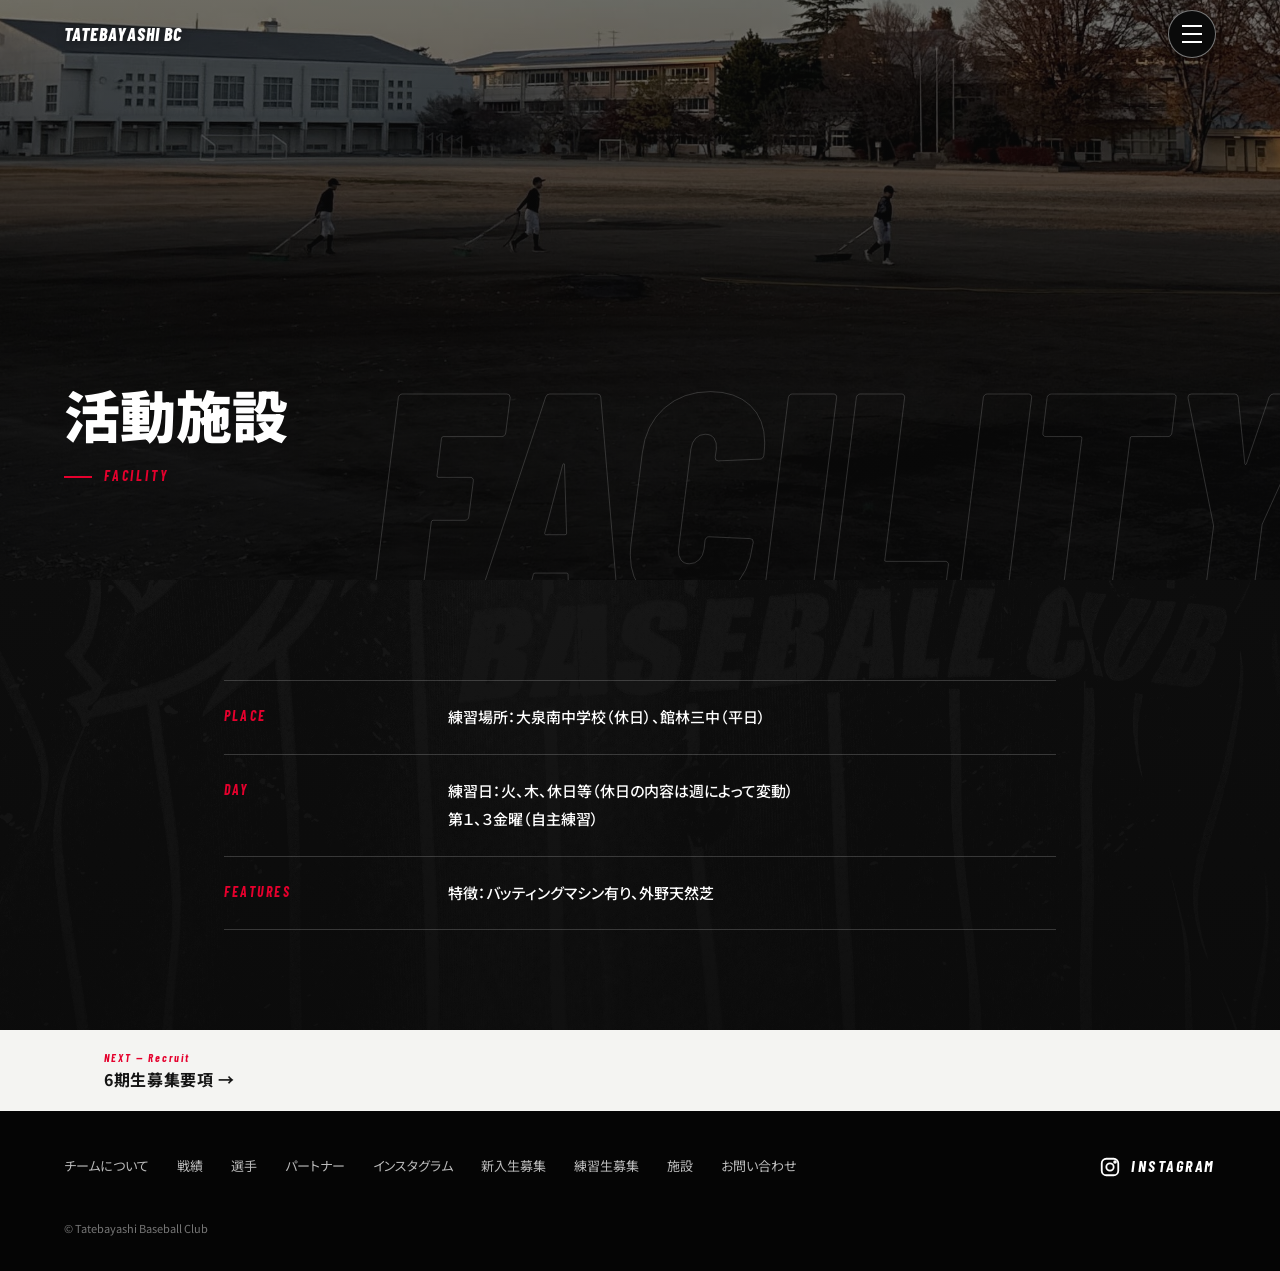
<file: facility.html>
<!DOCTYPE html>
<html lang="ja"><head><meta charset="UTF-8"><meta name="viewport" content="width=device-width, initial-scale=1, viewport-fit=cover">
<title>活動施設 | 館林ベースボールクラブ</title><meta name="theme-color" content="#0a0a0a">
<script>document.documentElement.className='js'</script><link rel="stylesheet" href="style.css"></head>
<body class="sub" data-page="facility.html">
<section class="phero" style="--bg:url(assets/facility.jpg)"><div class="in"><span class="eyebrow">Facility</span><h1>活動施設</h1></div><span class="bigword" aria-hidden="true">Facility</span></section>
<div class="body-bg" style="--bg:url(assets/body-facility.jpg)"><main class="content">
<dl class="spec"><div><dt>Place</dt><dd>練習場所：大泉南中学校（休日）、館林三中（平日）</dd></div><div><dt>Day</dt><dd>練習日：火、木、休日等（休日の内容は週によって変動）<br>第１、３金曜（自主練習）</dd></div><div><dt>
Features</dt><dd>特徴：バッティングマシン有り、外野天然芝</dd></div></dl>
</main></div>
<script src="script.js"></script>
</body></html>
</file>
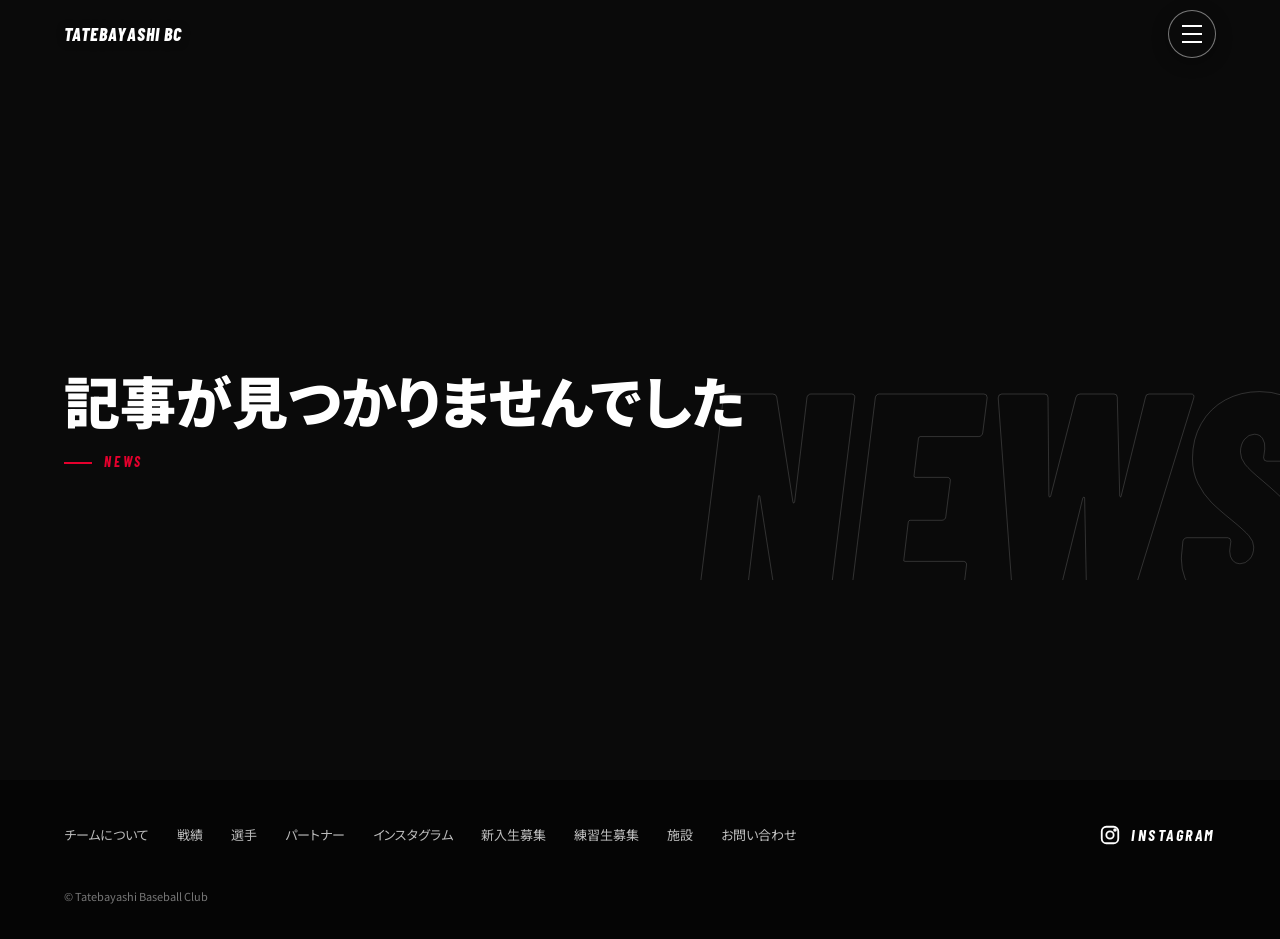
<file: news-detail.html>
<!DOCTYPE html>
<html lang="ja"><head><meta charset="UTF-8"><meta name="viewport" content="width=device-width, initial-scale=1, viewport-fit=cover">
<title>活動報告 | 館林ベースボールクラブ</title><meta name="theme-color" content="#0a0a0a">
<script>document.documentElement.className='js'</script><link rel="stylesheet" href="style.css"></head>
<body class="sub" data-page="">
<section class="phero"><div class="in"><span class="eyebrow">News</span><h1 id="a-title">&nbsp;</h1><time id="a-date"></time></div><span class="bigword" aria-hidden="true">News</span></section>
<div class="body-bg"><main class="content" id="article"></main></div>
<script src="script.js"></script>
<script src="pages.js"></script>
</body></html>
</file>
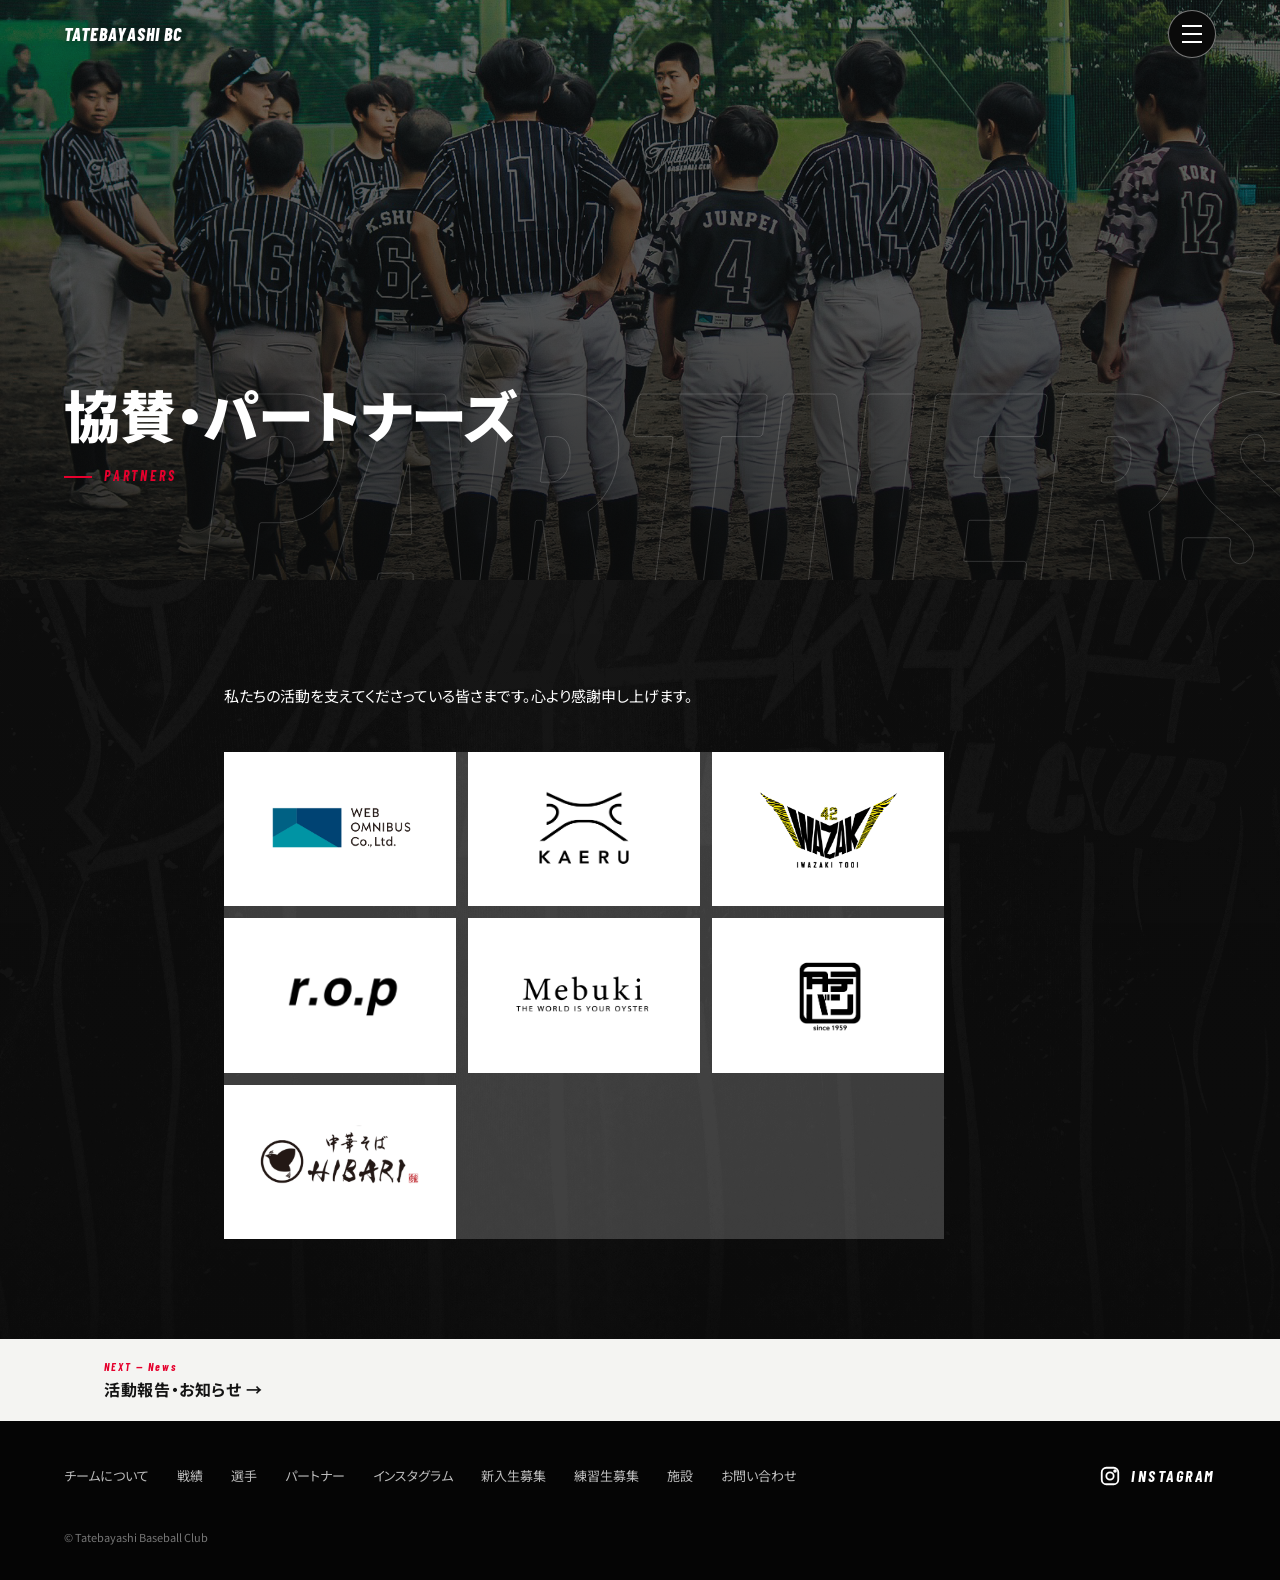
<file: partner.html>
<!DOCTYPE html>
<html lang="ja"><head><meta charset="UTF-8"><meta name="viewport" content="width=device-width, initial-scale=1, viewport-fit=cover">
<title>協賛・パートナーズ | 館林ベースボールクラブ</title><meta name="theme-color" content="#0a0a0a">
<script>document.documentElement.className='js'</script><link rel="stylesheet" href="style.css"></head>
<body class="sub" data-page="partner.html">
<section class="phero" style="--bg:url(assets/partner.jpg)"><div class="in"><span class="eyebrow">Partners</span><h1>協賛・パートナーズ</h1></div><span class="bigword" aria-hidden="true">Partners</span></section>
<div class="body-bg" style="--bg:url(assets/body-partner.jpg)"><main class="content">
<p>私たちの活動を支えてくださっている皆さまです。心より感謝申し上げます。</p>
<ul id="partner-list" class="plist"></ul>
</main></div>
<script src="script.js"></script>
</body></html>
</file>
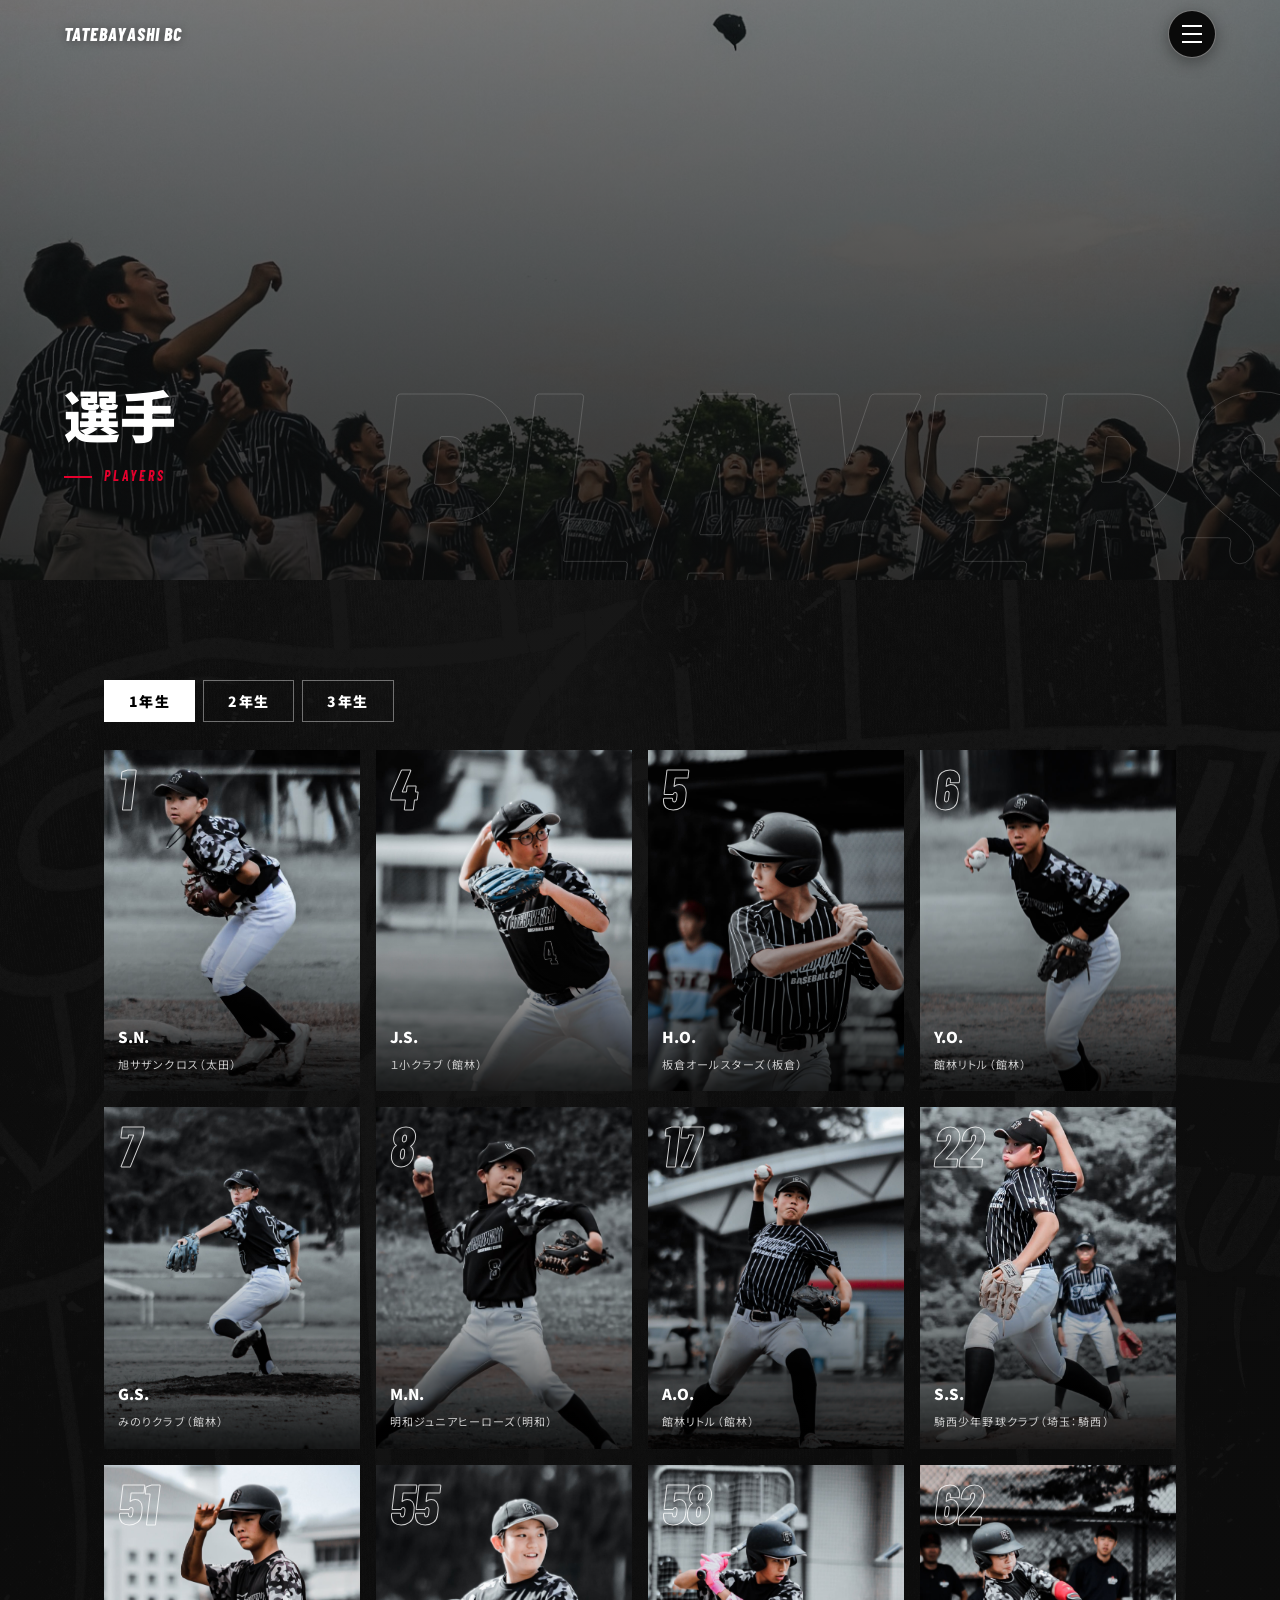
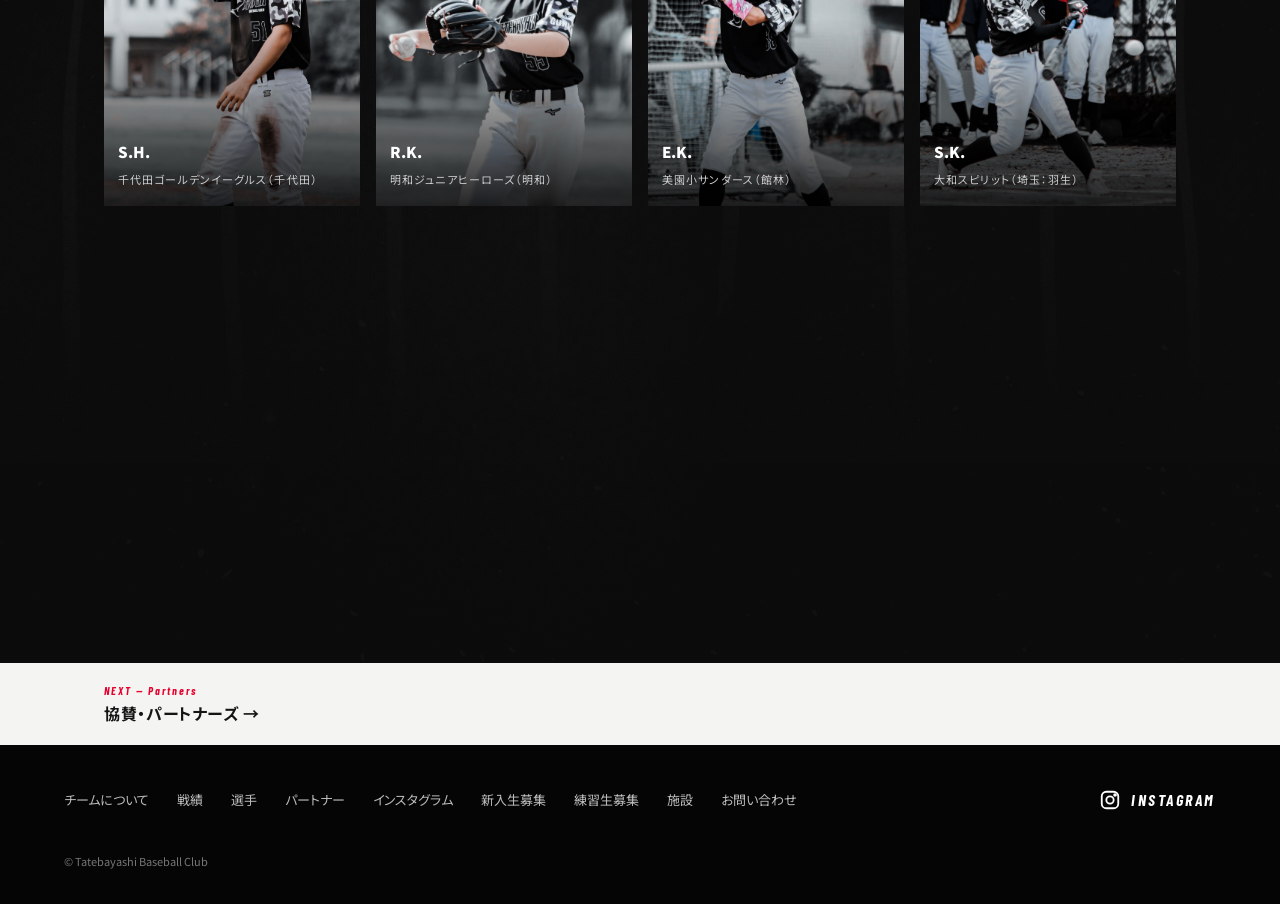
<file: players.html>
<!DOCTYPE html>
<html lang="ja"><head><meta charset="UTF-8"><meta name="viewport" content="width=device-width, initial-scale=1, viewport-fit=cover">
<title>選手 | 館林ベースボールクラブ</title><meta name="theme-color" content="#0a0a0a">
<script>document.documentElement.className='js'</script><link rel="stylesheet" href="style.css"></head>
<body class="sub" data-page="players.html">
<section class="phero" style="--bg:url(assets/players.jpg)"><div class="in"><span class="eyebrow">Players</span><h1>選手</h1></div><span class="bigword" aria-hidden="true">Players</span></section>
<div class="body-bg" style="--bg:url(assets/body-players.jpg)"><main class="content wide">
<nav class="tabs" id="tabs" role="tablist" aria-label="学年"></nav>
<ul class="players" id="player-list"><li class="loading">読み込み中…</li></ul>
</main></div>
<script src="script.js"></script>
<script src="pages.js"></script>
</body></html>
</file>
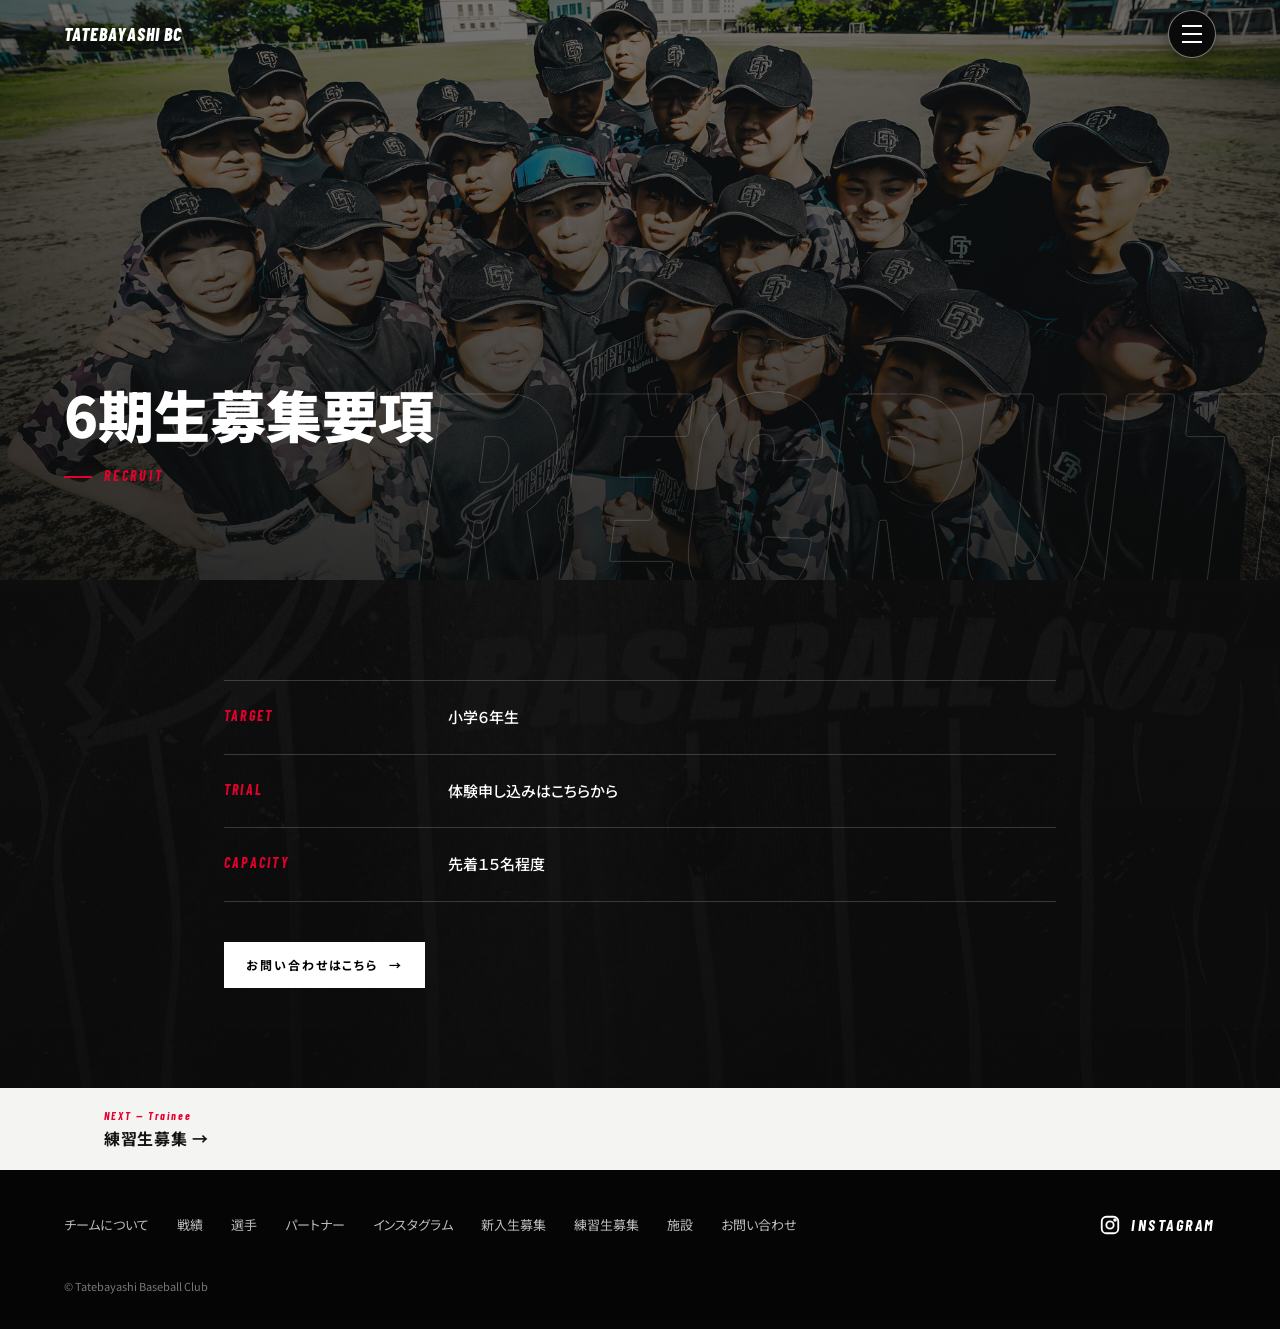
<file: recruit.html>
<!DOCTYPE html>
<html lang="ja"><head><meta charset="UTF-8"><meta name="viewport" content="width=device-width, initial-scale=1, viewport-fit=cover">
<title>6期生募集要項 | 館林ベースボールクラブ</title><meta name="theme-color" content="#0a0a0a">
<script>document.documentElement.className='js'</script><link rel="stylesheet" href="style.css"></head>
<body class="sub" data-page="recruit.html">
<section class="phero tall" style="--bg:url(assets/recruit.jpg)"><div class="in"><span class="eyebrow">Recruit</span><h1>6期生募集要項</h1></div><span class="bigword" aria-hidden="true">Recruit</span></section>
<div class="body-bg" style="--bg:url(assets/body-recruit.jpg)"><main class="content">
<dl class="spec"><div><dt>Target</dt><dd>小学６年生</dd></div><div><dt>Trial</dt><dd><a href="https://forms.gle/Ei2TEWbpSu5AynyU8">体験申し込みはこちらから</a></dd></div><div><dt>Capacity</dt><dd>先着１５名程度</dd></div></dl>
<a class="btn" data-contact target="_blank" rel="noopener" href="#">お問い合わせはこちら</a>
</main></div>
<script src="script.js"></script>
</body></html>
</file>
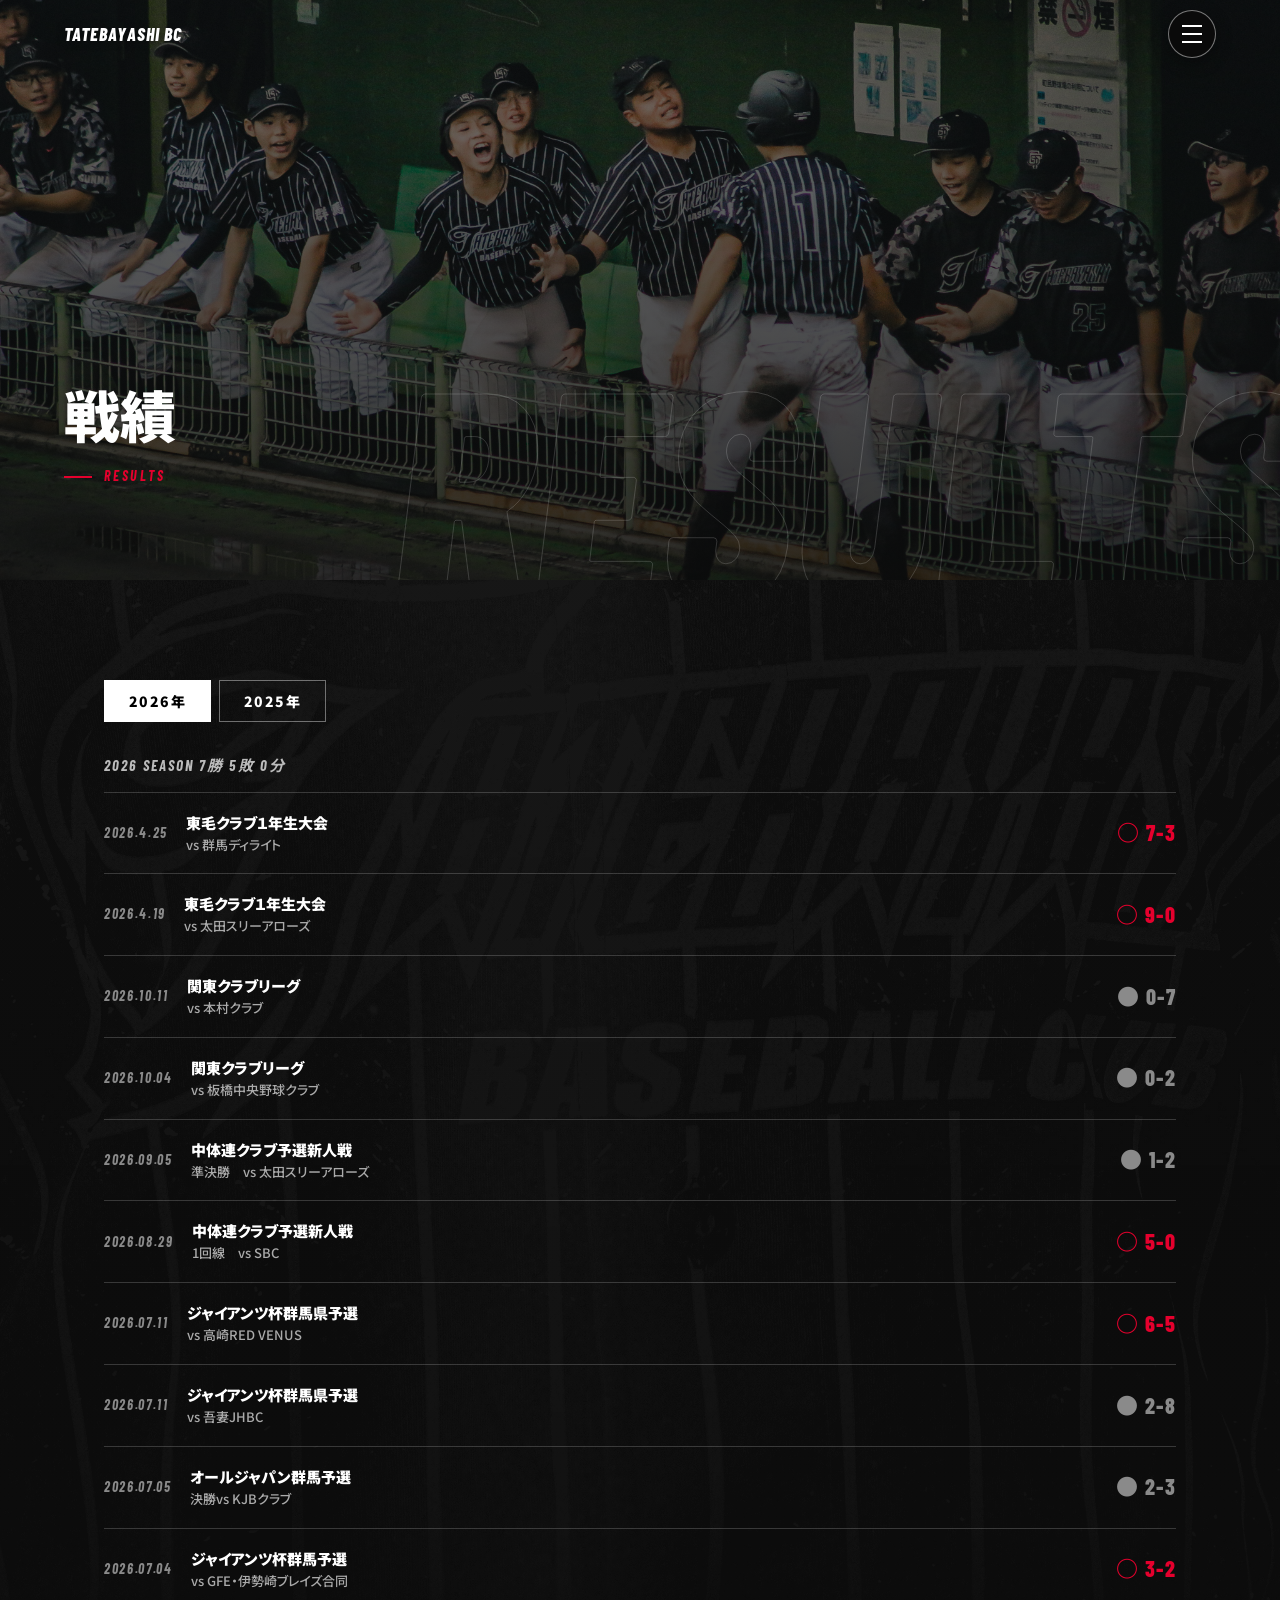
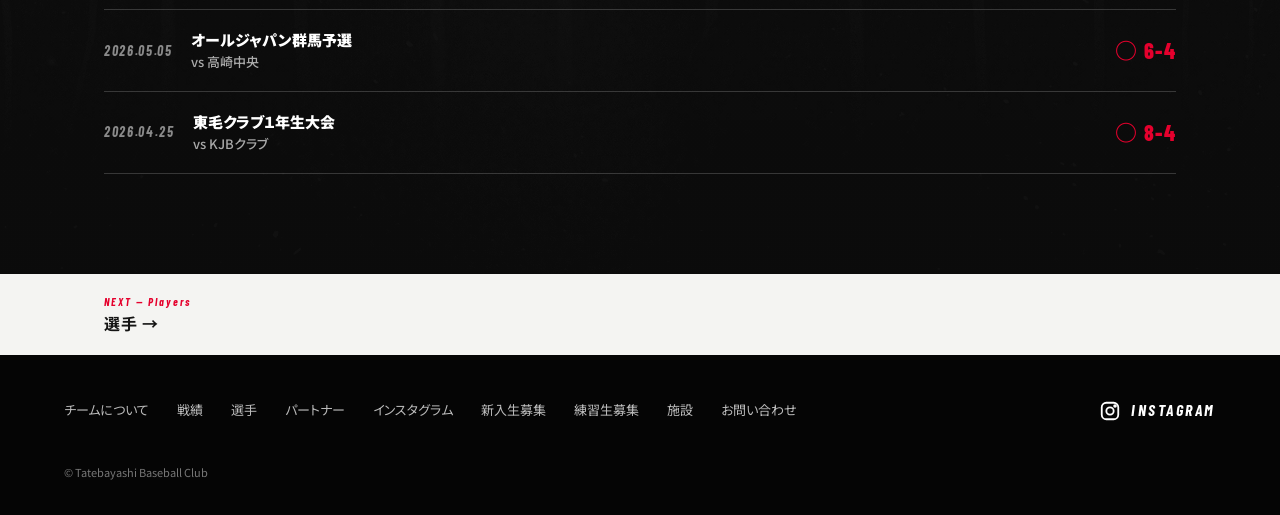
<file: results.html>
<!DOCTYPE html>
<html lang="ja"><head><meta charset="UTF-8"><meta name="viewport" content="width=device-width, initial-scale=1, viewport-fit=cover">
<title>戦績 | 館林ベースボールクラブ</title><meta name="theme-color" content="#0a0a0a">
<script>document.documentElement.className='js'</script><link rel="stylesheet" href="style.css"></head>
<body class="sub" data-page="results.html">
<section class="phero" style="--bg:url(assets/results.jpg)"><div class="in"><span class="eyebrow">Results</span><h1>戦績</h1></div><span class="bigword" aria-hidden="true">Results</span></section>
<div class="body-bg" style="--bg:url(assets/body-results.jpg)"><main class="content wide">
<nav class="tabs" id="tabs" role="tablist" aria-label="年"></nav>
<p class="sum" id="res-sum"></p>
<ul class="res" id="res-list"><li class="loading">読み込み中…</li></ul>
</main></div>
<script src="script.js"></script>
<script src="pages.js"></script>
</body></html>
</file>
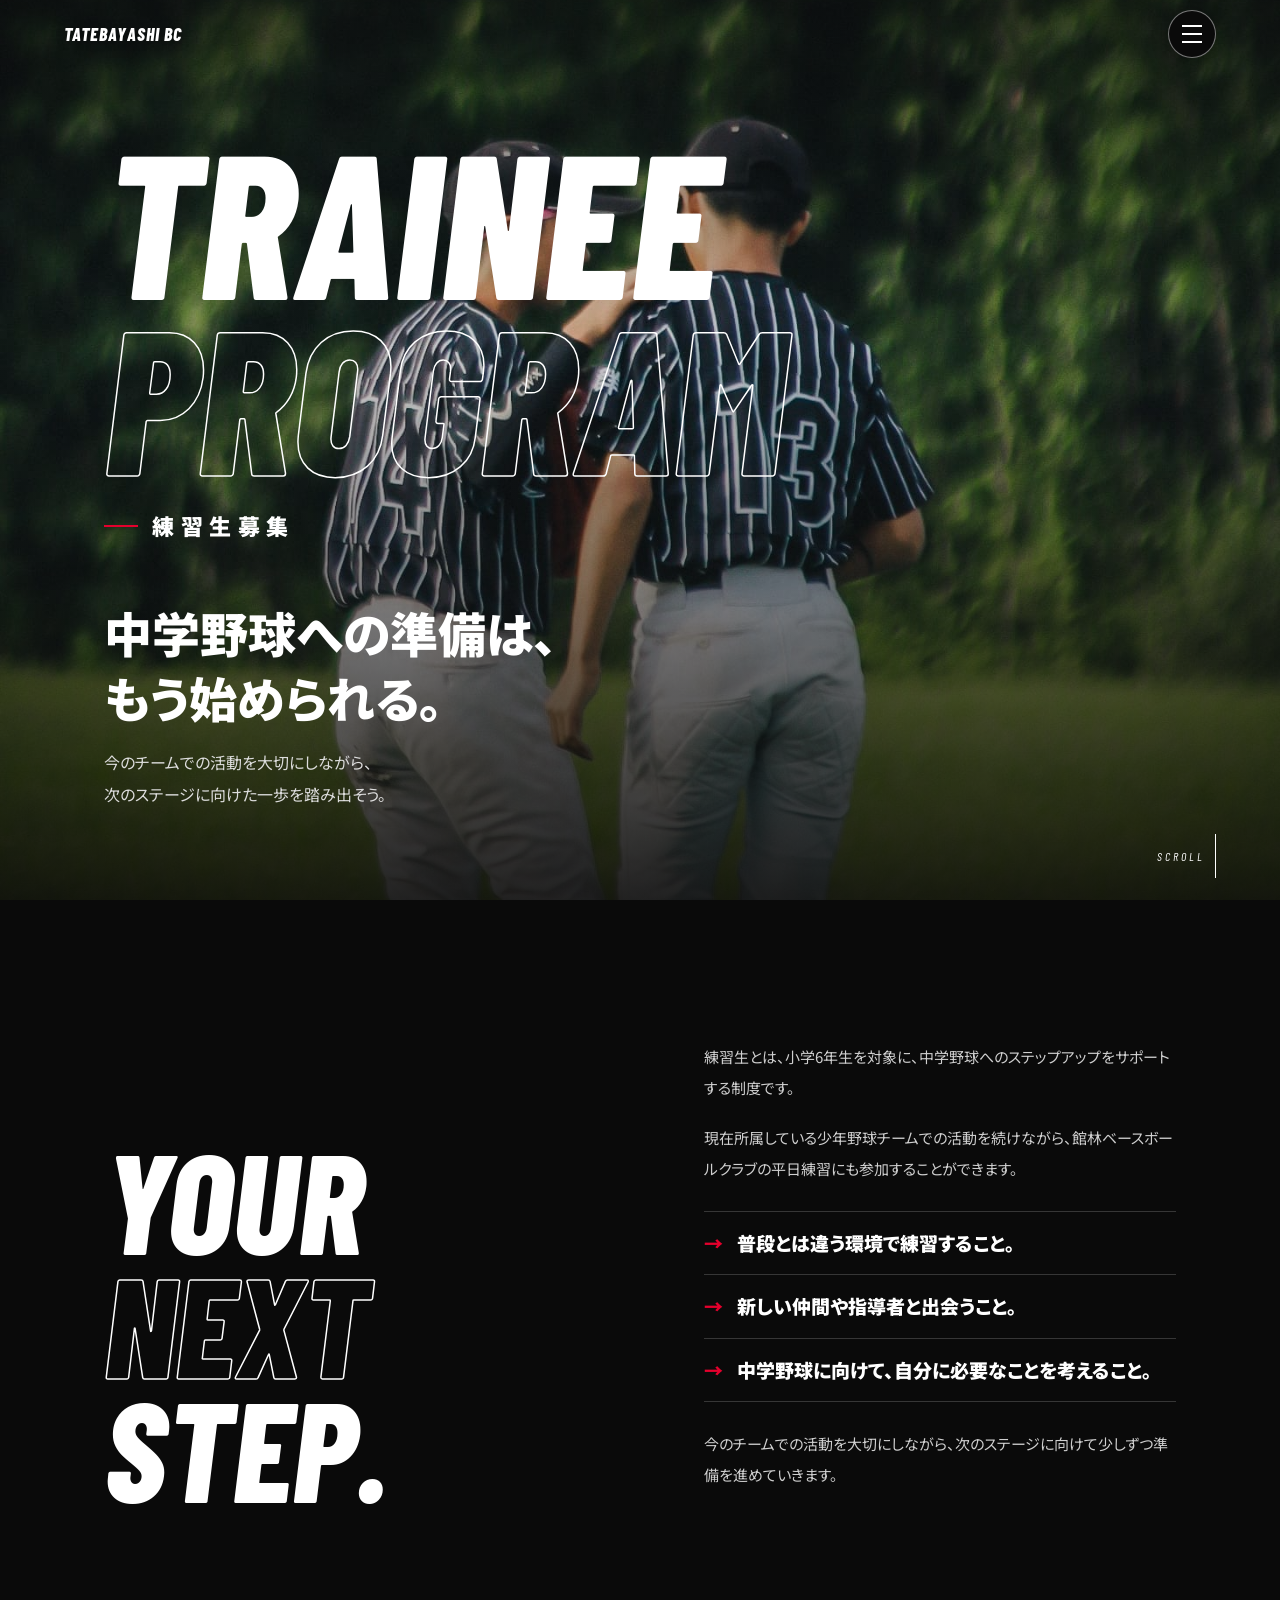
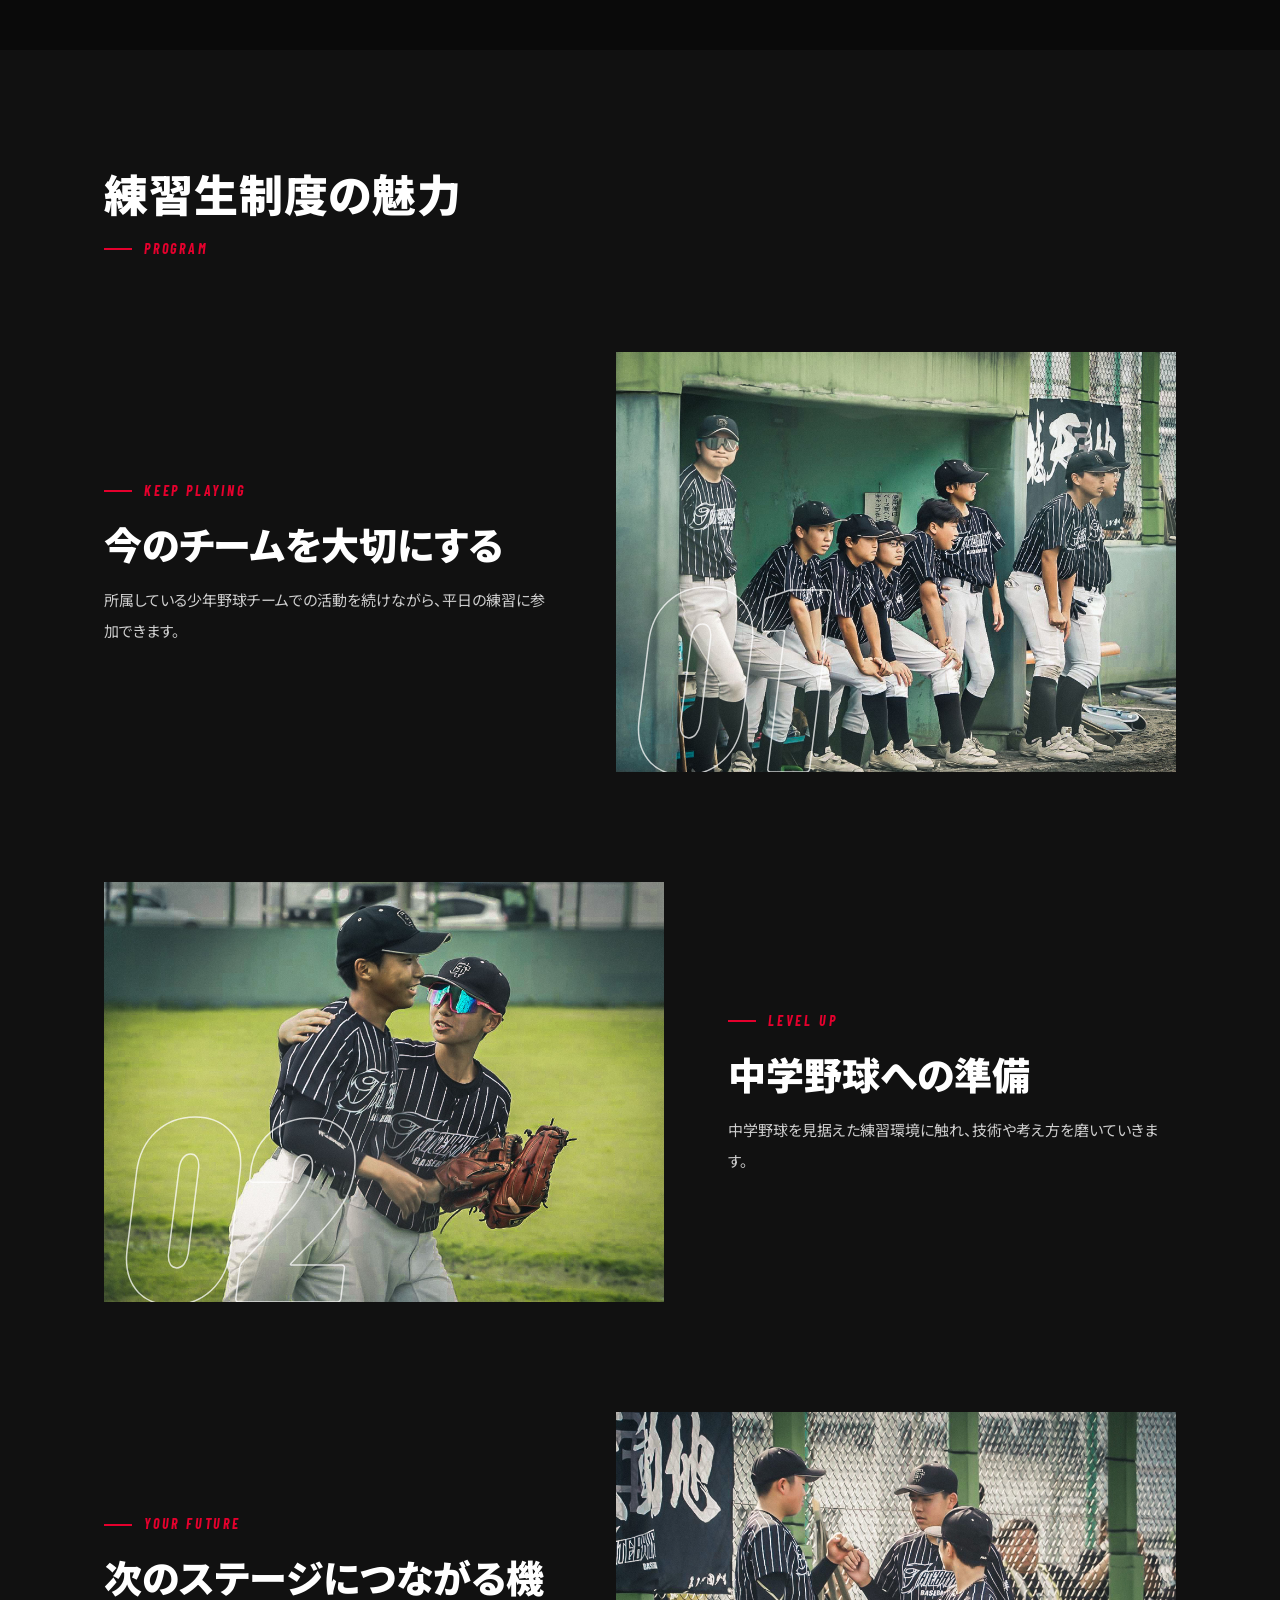
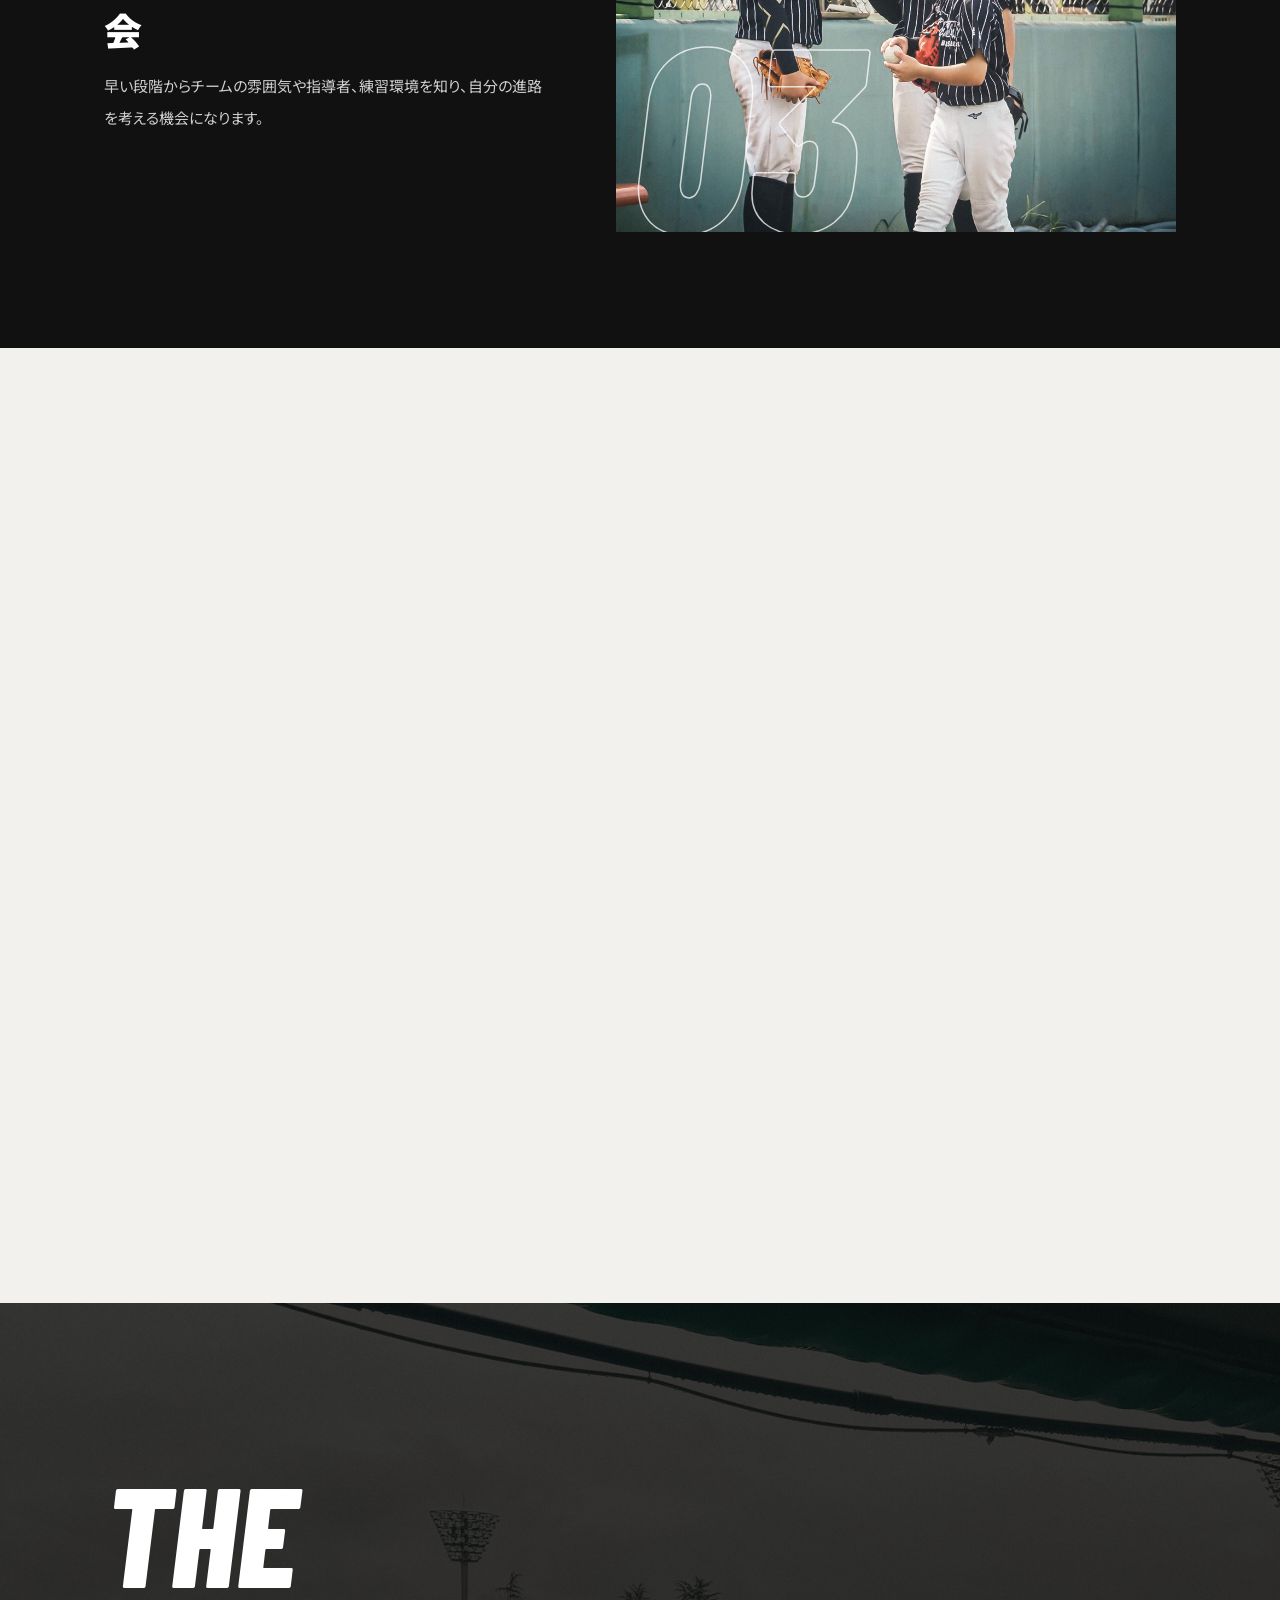
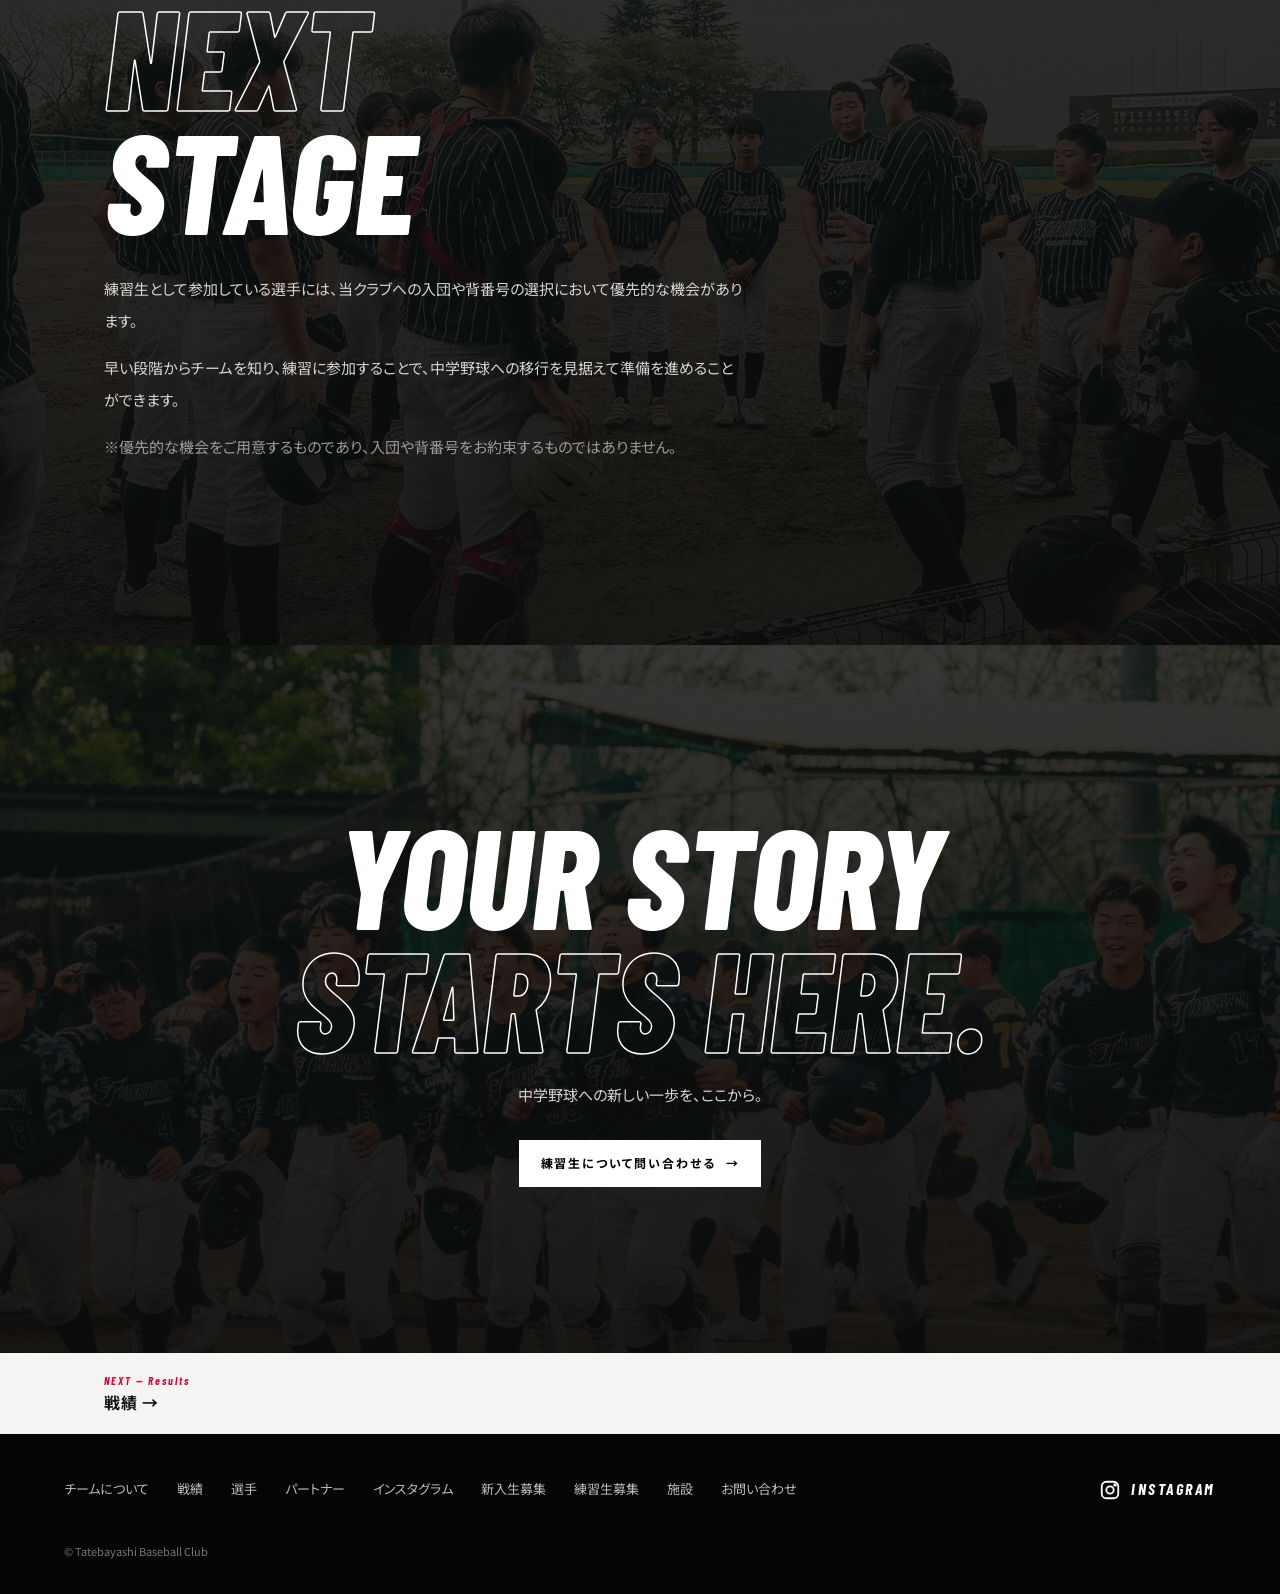
<file: trainee.html>
<!DOCTYPE html>
<html lang="ja"><head><meta charset="UTF-8"><meta name="viewport" content="width=device-width, initial-scale=1, viewport-fit=cover">
<title>練習生募集 | 館林ベースボールクラブ</title><meta name="theme-color" content="#0a0a0a">
<meta name="description" content="館林ベースボールクラブの練習生募集。小学6年生が、今のチームでの活動を続けながら平日の練習に参加し、中学野球への準備を始められます。">
<meta property="og:title" content="練習生募集 | 館林ベースボールクラブ"><meta property="og:description" content="中学野球への準備は、もう始められる。小学6年生対象の練習生制度。"><meta property="og:type" content="website">
<script>document.documentElement.className='js'</script><link rel="stylesheet" href="style.css"><link rel="stylesheet" href="trainee.css"></head>
<body class="sub" data-page="trainee.html">

<!-- 01 メインビジュアル（写真：assets/trainee.jpg。無いときは黒） -->
<section class="t-hero" style="--bg:url(assets/trainee.jpg)">
  <div class="t-hero-in">
    <h1 class="t-title"><span class="t-en" lang="en"><span>Trainee</span><span>Program</span></span><span class="t-jp">練習生募集</span></h1>
    <div class="t-lead rv">
      <h2>中学野球への準備は、<br>もう始められる。</h2>
      <p>今のチームでの活動を大切にしながら、<br>次のステージに向けた一歩を踏み出そう。</p>
    </div>
  </div>
  <div class="t-scroll" aria-hidden="true">SCROLL</div>
</section>

<!-- 02 練習生とは -->
<section class="t-step"><div class="wrap">
  <div class="t-big rv" lang="en">Your<br><em>Next</em><br>Step.</div>
  <div class="t-body rv">
    <p>練習生とは、小学6年生を対象に、中学野球へのステップアップをサポートする制度です。</p>
    <p>現在所属している少年野球チームでの活動を続けながら、館林ベースボールクラブの平日練習にも参加することができます。</p>
    <ul class="t-trio">
      <li>普段とは違う環境で練習すること。</li>
      <li>新しい仲間や指導者と出会うこと。</li>
      <li>中学野球に向けて、自分に必要なことを考えること。</li>
    </ul>
    <p>今のチームでの活動を大切にしながら、次のステージに向けて少しずつ準備を進めていきます。</p>
  </div>
</div></section>

<!-- 03 練習生制度の魅力（写真：assets/trainee-1.jpg 〜 trainee-3.jpg） -->
<section class="t-points"><div class="wrap">
  <div class="t-points-head rv"><h2 class="h2">練習生制度の魅力</h2><span class="eyebrow">Program</span></div>
  <article class="t-point rv"><div class="t-ph"><img src="assets/trainee-1.jpg" alt="" onerror="this.remove()"><span class="n" aria-hidden="true">01</span></div>
    <div class="t-tx"><span class="eyebrow">Keep playing</span><h3>今のチームを大切にする</h3><p>所属している少年野球チームでの活動を続けながら、平日の練習に参加できます。</p></div></article>
  <article class="t-point rv"><div class="t-ph"><img src="assets/trainee-2.jpg" alt="" onerror="this.remove()"><span class="n" aria-hidden="true">02</span></div>
    <div class="t-tx"><span class="eyebrow">Level up</span><h3>中学野球への準備</h3><p>中学野球を見据えた練習環境に触れ、技術や考え方を磨いていきます。</p></div></article>
  <article class="t-point rv"><div class="t-ph"><img src="assets/trainee-3.jpg" alt="" onerror="this.remove()"><span class="n" aria-hidden="true">03</span></div>
    <div class="t-tx"><span class="eyebrow">Your future</span><h3>次のステージにつながる機会</h3><p>早い段階からチームの雰囲気や指導者、練習環境を知り、自分の進路を考える機会になります。</p></div></article>
</div></section>

<!-- 04 募集概要 -->
<section class="t-spec"><div class="wrap">
  <div class="rv"><h2 class="h2">募集概要</h2><span class="eyebrow">Overview</span></div>
  <div class="t-fees rv">
    <div class="t-fee"><small>Monthly</small><b>¥2,000<i>/ 月額</i></b><span>活動費（月額）</span></div>
    <div class="t-fee"><small>First time</small><b>¥1,000<i>/ 初回のみ</i></b><span>初回費用（保険代等を含む）</span></div>
  </div>
  <dl class="spec rv">
    <div><dt>Target</dt><dd>募集対象：小学6年生</dd></div>
    <div><dt>Days</dt><dd>
      <ul class="t-days"><li><b>火</b>火曜日</li><li><b>木</b>木曜日</li><li><b>土</b>土曜日</li></ul>
      <p class="t-note">※土曜日は、所属チームの活動がない場合に参加できます。</p></dd></div>
    <div><dt>Style</dt><dd>現在所属している少年野球チームでの活動を継続しながら、館林ベースボールクラブの練習に参加できます。</dd></div>
  </dl>
</div></section>

<!-- 05 入団・背番号（写真：assets/trainee-next.jpg。無いときは黒） -->
<section class="t-next" style="--bg:url(assets/trainee-next.jpg)"><div class="wrap">
  <div class="t-big rv" lang="en">The<br><em>Next</em><br>Stage</div>
  <p class="rv">練習生として参加している選手には、当クラブへの入団や背番号の選択において優先的な機会があります。</p>
  <p class="rv">早い段階からチームを知り、練習に参加することで、中学野球への移行を見据えて準備を進めることができます。</p>
  <p class="t-note rv">※優先的な機会をご用意するものであり、入団や背番号をお約束するものではありません。</p>
</div></section>

<!-- 06 お問い合わせ（写真：assets/trainee-cta.jpg。無いときは黒）。リンク先は script.js の CONTACT_URL -->
<section class="t-cta" style="--bg:url(assets/trainee-cta.jpg)">
  <div class="t-big rv" lang="en">Your story<br><em>starts here.</em></div>
  <p class="rv">中学野球への新しい一歩を、ここから。</p>
  <a class="btn white rv" data-contact target="_blank" rel="noopener" href="#">練習生について問い合わせる</a>
  <p class="t-warn" hidden></p>
</section>

<script src="script.js"></script>
<script>if(typeof CONTACT_URL!=='undefined'&&/^https:\/\/forms\.gle\/?$/.test(CONTACT_URL))document.querySelectorAll('.t-warn').forEach(e=>e.hidden=false)</script>
</body></html>
</file>
<file: style.css>
/* ===== 調整ガイド（数字を書き換えるだけ） =====
 [文字の大きさ] font-size:clamp(最小,画面幅に比例,最大) 例）.h2 の clamp(26px,4vw,44px)＝スマホ26px〜PC44px
   .h2＝各見出し / .message h1＝人生の主人公は君だ / .hero-copy .en＝動画上の英字 / .content p＝下層ページ本文 / .message p＝理念の本文
 [文字間] letter-spacing（大きいほど広い。.02em＝ほんの少し、.2em＝かなり広い、マイナスは詰める）
   .h2 / .message h1＝見出し / .eyebrow＝小さな英字ラベル / .btn＝ボタン / .hero-copy .en＝動画上の英字
 [行間] line-height（body＝1.9、.message p と .content p＝2.1。大きいほどゆったり）
 [太さ] font-weight（900＝極太 / 700＝太い / 500＝やや太い / 400＝標準）
 [タイトル帯の高さ] .phero の min-height（全ページ共通）/ [本文の背景の濃さ] .body-bg の rgba / [文字画像] .title-img の width（人生の主人公は君だ）
 [ロゴ] .hero-logo＝動画の上のロゴ（left/top＝位置の%、width＝大きさ。assets/hero-logo.png を入れると表示）
        .msg-logo＝人生の主人公は君だの下のロゴ（width＝大きさ、margin-top＝上との間隔。assets/logo-white.png）
 [色] 下の :root の --accent（赤）--black --paper
 [余白] padding:clamp(...) が各セクションの上下の余白（.about / .news / .partners / .message / .cta）
*/
/* ===== フォント設定（ここを書き換えるとサイト全体が変わります） =====
   1) https://fonts.google.com で好きなフォントを選び、@import のURLを差し替える
   2) --font-display＝英字・数字の見出し / --font-head＝日本語見出し / --font-body＝本文 */
@import url("https://fonts.googleapis.com/css2?family=Barlow+Condensed:ital,wght@0,600;1,700;1,800&family=Noto+Sans+JP:wght@400;500;700;900&display=swap");
:root{
  --font-display:"Barlow Condensed","Noto Sans JP",sans-serif;
  --font-head:"Noto Sans JP",sans-serif;
  --font-body:"Noto Sans JP",sans-serif;
  --black:#0a0a0a;--ink:#141414;--mute:#8a8a8a;--paper:#f4f4f2;--white:#fff;--accent:#e5002d;
  --ease:cubic-bezier(.2,.7,.2,1);--pad:clamp(20px,5vw,72px);--max:1200px;
}
*{box-sizing:border-box;margin:0;padding:0}
html{scroll-behavior:smooth;scroll-padding-top:72px;-webkit-text-size-adjust:100%}
body{font-family:var(--font-body);color:var(--ink);background:var(--white);line-height:1.9;font-feature-settings:"palt";overflow-x:hidden}
a{color:inherit;text-decoration:none}ul{list-style:none}img{display:block;max-width:100%}
.eyebrow{display:flex;align-items:center;gap:12px;font-family:var(--font-display);font-style:italic;font-weight:700;font-size:14px;letter-spacing:.2em;text-transform:uppercase;color:var(--accent)}
.eyebrow::before{content:"";width:28px;height:2px;background:currentColor}
.h2{font-family:var(--font-head);font-weight:900;font-size:clamp(26px,4vw,44px);line-height:1.3;letter-spacing:.02em;margin-top:10px}
.wrap{max-width:var(--max);margin:0 auto;padding:0 var(--pad)}

/* reveal */
.js .rv{opacity:0;transform:translateY(32px);transition:opacity .9s var(--ease),transform .9s var(--ease);transition-delay:var(--d,0s)}
.js .rv.in{opacity:1;transform:none}

/* header + burger（スマホでも必ず見える黒いボタン） */
.bar{position:fixed;inset:0 0 auto 0;z-index:50;display:flex;justify-content:space-between;align-items:center;padding:calc(10px + env(safe-area-inset-top)) max(var(--pad),env(safe-area-inset-right)) 10px max(var(--pad),env(safe-area-inset-left));transition:background .4s,backdrop-filter .4s}
.bar.scrolled,.sub .bar{background:rgba(10,10,10,.82);-webkit-backdrop-filter:blur(12px);backdrop-filter:blur(12px)}
.brand{font-family:var(--font-display);font-style:italic;font-weight:800;font-size:18px;letter-spacing:.06em;color:#fff;text-transform:uppercase;text-shadow:0 1px 10px rgba(0,0,0,.4)}
.burger{width:48px;height:48px;border-radius:50%;background:var(--black);border:1px solid rgba(255,255,255,.45);cursor:pointer;display:flex;flex-direction:column;justify-content:center;align-items:center;gap:6px;box-shadow:0 4px 16px rgba(0,0,0,.35)}
.burger span{display:block;width:20px;height:2px;background:#fff;transition:transform .35s var(--ease),opacity .2s}
.burger[aria-expanded=true] span:nth-child(1){transform:translateY(8px) rotate(45deg)}
.burger[aria-expanded=true] span:nth-child(2){opacity:0}
.burger[aria-expanded=true] span:nth-child(3){transform:translateY(-8px) rotate(-45deg)}
.menu{position:fixed;inset:0;z-index:40;background:var(--black);color:#fff;display:flex;flex-direction:column;justify-content:center;padding:90px var(--pad) 40px;visibility:hidden;opacity:0;clip-path:circle(0% at calc(100% - 48px) 40px);transition:clip-path .7s var(--ease),opacity .3s,visibility 0s .7s}
.menu.open{visibility:visible;opacity:1;clip-path:circle(150% at calc(100% - 48px) 40px);transition:clip-path .7s var(--ease),opacity .3s}
.menu ul{max-width:var(--max);width:100%;margin:0 auto}
.menu li{border-bottom:1px solid rgba(255,255,255,.14);opacity:0;transform:translateY(20px);transition:.5s var(--ease)}
.menu.open li{opacity:1;transform:none;transition-delay:calc(.25s + var(--i)*.05s)}
.menu a{display:flex;align-items:baseline;gap:18px;padding:clamp(10px,2vh,18px) 0}
.menu .n{font-family:var(--font-display);font-style:italic;font-size:13px;color:var(--accent);letter-spacing:.1em}
.menu .en{font-family:var(--font-display);font-style:italic;font-weight:800;font-size:clamp(34px,7vw,68px);line-height:1;text-transform:uppercase}
.menu .jp{font-size:13px;color:#aaa;margin-left:auto}
.menu a:hover .en{color:var(--accent)}

/* hero */
.hero{position:relative;height:100svh;min-height:520px;background:#111;overflow:hidden;color:#fff}
.hero video{position:absolute;inset:0;width:100%;height:100%;object-fit:cover;transform:scale(1.04);animation:settle 2.4s var(--ease) forwards}
@keyframes settle{to{transform:scale(1)}}
.hero::after{content:"";position:absolute;inset:0;background:linear-gradient(180deg,rgba(0,0,0,.5),transparent 28%,transparent 50%,rgba(0,0,0,.78))}
.hero-logo{position:absolute;z-index:2;left:50%;top:44%;transform:translate(-50%,-50%);width:clamp(70px,12vw,120px)}
.hero-copy{position:absolute;z-index:2;left:var(--pad);right:var(--pad);bottom:clamp(48px,10vh,96px)}
.hero-copy .en{display:block;font-family:var(--font-display);font-style:italic;font-weight:800;text-transform:uppercase;font-size:clamp(46px,11.5vw,170px);line-height:.88;letter-spacing:-.005em}
.hero-copy .en span{display:block;overflow:hidden}
.hero-copy .en i{display:block;font-style:inherit;transform:translateY(105%);animation:rise 1.1s var(--ease) forwards;animation-delay:calc(.3s + var(--i)*.12s)}
@keyframes rise{to{transform:none}}
.scroll{position:absolute;z-index:2;right:var(--pad);bottom:22px;font-family:var(--font-display);font-style:italic;font-size:12px;letter-spacing:.25em;display:flex;align-items:center;gap:10px}
.scroll::after{content:"";width:1px;height:44px;background:#fff;transform-origin:top;animation:line 2s var(--ease) infinite}
@keyframes line{0%{transform:scaleY(0)}60%{transform:scaleY(1)}100%{transform:scaleY(1);opacity:0}}

/* marquee */
.marquee{overflow:hidden;background:var(--white);border-bottom:1px solid #e6e6e6;padding:18px 0}
.marquee div{display:flex;width:max-content;animation:mq 30s linear infinite}
.marquee span{font-family:var(--font-display);font-style:italic;font-weight:800;font-size:clamp(30px,5vw,56px);text-transform:uppercase;letter-spacing:.04em;padding-right:.8em;color:transparent;-webkit-text-stroke:1px #111;white-space:nowrap}
@keyframes mq{to{transform:translateX(-50%)}}

/* about */
.about{padding:clamp(72px,11vw,140px) 0}
.cards3{display:grid;gap:14px;margin-top:40px}
.tile{position:relative;display:block;height:clamp(220px,58vw,320px);overflow:hidden;background:linear-gradient(135deg,#1b1b1b,#303030);color:#fff}
.tile img{position:absolute;inset:0;width:100%;height:100%;object-fit:cover;transition:transform 1s var(--ease)}
.tile::after{content:"";position:absolute;inset:0;background:linear-gradient(180deg,rgba(0,0,0,.15),rgba(0,0,0,.75))}
.tile:hover img{transform:scale(1.07)}
.tile .no{position:absolute;z-index:1;top:18px;left:20px;font-family:var(--font-display);font-style:italic;font-weight:700;letter-spacing:.14em;font-size:14px}
.tile .tx{position:absolute;z-index:1;left:20px;right:70px;bottom:20px}
.tile .tx b{display:block;font-family:var(--font-display);font-style:italic;font-weight:800;font-size:clamp(30px,4vw,44px);line-height:1;text-transform:uppercase}
.tile .tx span{font-weight:700;font-size:14px;letter-spacing:.1em}
.tile .go,.card .go{position:absolute;z-index:1;right:18px;bottom:18px;width:40px;height:40px;border:1px solid rgba(255,255,255,.7);border-radius:50%;display:grid;place-items:center;transition:.4s var(--ease)}
.tile .go::after,.card .go::after{content:"→";font-size:15px;line-height:1}
.tile:hover .go,.card:hover .go{background:#fff;color:#000}
@media(min-width:800px){.cards3{grid-template-columns:repeat(3,1fr)}.tile{height:clamp(380px,40vw,520px)}}

/* message */
.message{background:var(--black);color:#fff;padding:clamp(72px,11vw,140px) 0 0}
.message .cols{display:grid;gap:36px;margin-top:20px}
.message h1{font-family:var(--font-head);font-weight:900;font-size:clamp(36px,7.4vw,92px);line-height:1.18;letter-spacing:.02em}
.message h2{font-weight:900;font-size:clamp(17px,2.2vw,24px);line-height:1.8;margin-top:24px}
.message p{font-size:14px;color:#c9c9c9;margin-bottom:18px;line-height:2.1}
.message .photo{margin-top:clamp(48px,8vw,100px);height:clamp(240px,50vw,620px);background:linear-gradient(135deg,#171717,#2b2b2b);overflow:hidden;position:relative}
.message .photo img{width:100%;height:100%;object-fit:cover}
@media(min-width:900px){.message .cols{grid-template-columns:1.2fr 1fr;gap:80px;align-items:end}}

/* news rail */
.news{padding:clamp(72px,11vw,140px) 0;background:var(--paper)}
.news-top{display:flex;justify-content:space-between;align-items:flex-end;gap:20px;margin-bottom:36px}
.arrows{display:flex;gap:10px}
.arrows button{width:48px;height:48px;border-radius:50%;border:1px solid #111;background:transparent;cursor:pointer;font-size:16px;transition:.3s}
.arrows button:hover{background:#111;color:#fff}
.rail{display:flex;gap:16px;overflow-x:auto;scroll-snap-type:x mandatory;padding:0 var(--pad) 6px;scroll-padding-left:var(--pad);scrollbar-width:none;-webkit-overflow-scrolling:touch}
.rail::-webkit-scrollbar{display:none}
.rail>li{flex:0 0 clamp(250px,74vw,360px);scroll-snap-align:start}
.card{position:relative;display:block;aspect-ratio:4/5;overflow:hidden;color:#fff;background:#222}
.thumb{position:absolute;inset:0;background:linear-gradient(135deg,#1d1d1d,#363636) center/cover;transition:transform 1s var(--ease)}
.card:hover .thumb{transform:scale(1.06)}
.shade{position:absolute;inset:0;background:linear-gradient(180deg,rgba(0,0,0,.4),transparent 38%,rgba(0,0,0,.85))}
.card time{position:absolute;top:18px;left:18px;font-family:var(--font-display);font-style:italic;font-weight:700;letter-spacing:.16em;font-size:14px}
.card .ttl{position:absolute;left:18px;right:70px;bottom:20px;font-weight:900;font-size:15px;line-height:1.6}
.progress{height:2px;background:#d4d4d0;margin:28px var(--pad) 0}
.progress i{display:block;height:100%;width:20%;background:var(--ink);transition:width .15s}
.more{display:flex;margin:36px var(--pad) 0}
.btn{display:inline-flex;align-items:center;gap:14px;background:var(--black);color:#fff;padding:16px 30px;font-weight:700;font-size:13px;letter-spacing:.18em;transition:.4s var(--ease)}
.btn::after{content:"→";transition:transform .4s var(--ease)}
.btn:hover{background:var(--accent)}.btn:hover::after{transform:translateX(6px)}
.btn.white{background:#fff;color:#000}.btn.white:hover{background:var(--accent);color:#fff}
.grid{display:grid;grid-template-columns:repeat(auto-fill,minmax(250px,1fr));gap:16px}

/* partners */
.partners{padding:clamp(72px,11vw,140px) 0;background:#fff}
.plist{display:grid;grid-template-columns:repeat(2,1fr);gap:1px;background:#e6e6e6;border:1px solid #e6e6e6;margin-top:40px}
.plist li{background:#fff}
.plist a,.plist div{display:flex;align-items:center;justify-content:center;height:clamp(90px,18vw,140px);padding:18px;font-weight:700;font-size:12px;color:var(--mute);text-align:center}
.plist img{max-height:60%;max-width:80%;object-fit:contain;filter:grayscale(1);opacity:.75;transition:.4s}
.plist a:hover img{filter:none;opacity:1}
@media(min-width:800px){.plist{grid-template-columns:repeat(4,1fr)}}

/* contact + footer */
.cta{background:var(--black);color:#fff;text-align:center;padding:clamp(72px,11vw,130px) var(--pad);overflow:hidden}
.cta .big{font-family:var(--font-display);font-style:italic;font-weight:800;text-transform:uppercase;font-size:clamp(64px,17vw,230px);line-height:.9;color:transparent;-webkit-text-stroke:1px rgba(255,255,255,.55)}
.cta p{margin:22px 0 32px;font-size:14px;color:#c9c9c9}
footer{background:#050505;color:#fff;padding:56px var(--pad) calc(32px + env(safe-area-inset-bottom))}
.f-in{max-width:var(--max);margin:0 auto;display:grid;gap:36px}
.f-in ul{display:flex;flex-wrap:wrap;gap:10px 28px;font-size:13px;color:#bbb}
.f-in a:hover{color:#fff}
.insta{display:inline-flex;align-items:center;gap:10px;font-family:var(--font-display);font-style:italic;font-weight:700;letter-spacing:.16em;font-size:16px}
footer small{display:block;max-width:var(--max);margin:36px auto 0;font-size:11px;color:#777}
@media(min-width:800px){.f-in{grid-template-columns:1fr auto;align-items:center}}

/* sub pages */
.phero{position:relative;background:var(--black);color:#fff;padding:calc(130px + env(safe-area-inset-top)) var(--pad) clamp(48px,8vw,90px);overflow:hidden}
.phero .in{max-width:var(--max);margin:0 auto;position:relative;z-index:1}
.phero h1{font-family:var(--font-head);font-weight:900;font-size:clamp(30px,6vw,68px);line-height:1.25;margin-top:12px}
.phero time{display:block;margin-top:14px;font-family:var(--font-display);font-style:italic;font-weight:700;letter-spacing:.16em;color:#aaa}
.bigword{position:absolute;right:-2%;bottom:-.18em;font-family:var(--font-display);font-style:italic;font-weight:800;text-transform:uppercase;font-size:clamp(90px,24vw,300px);line-height:1;color:transparent;-webkit-text-stroke:1px rgba(255,255,255,.16);white-space:nowrap;pointer-events:none}
.content{max-width:960px;margin:0 auto;padding:clamp(48px,8vw,100px) var(--pad)}
.content .photo{width:100%;aspect-ratio:16/9;object-fit:cover;background:linear-gradient(135deg,#1b1b1b,#333);margin-bottom:48px}
.content p{font-size:15px;line-height:2.1;margin-bottom:18px}
.content h2{font-family:var(--font-head);font-weight:900;font-size:clamp(20px,2.6vw,28px);margin:56px 0 14px;padding-bottom:14px;border-bottom:2px solid var(--ink)}
.spec{border-top:1px solid #ddd}
.spec div{display:grid;gap:4px;padding:22px 0;border-bottom:1px solid #ddd}
.spec dt{font-family:var(--font-display);font-style:italic;font-weight:700;letter-spacing:.16em;font-size:14px;color:var(--accent);text-transform:uppercase}
.spec dd{font-size:15px;font-weight:500}
@media(min-width:700px){.spec div{grid-template-columns:200px 1fr;gap:24px}}
.content .btn{margin-top:40px}
.pnav{background:var(--paper);padding:0}
.pnav a{display:block;max-width:var(--max);margin:0 auto;padding:44px var(--pad);transition:.4s}
.pnav a:hover{background:var(--black);color:#fff}
.pnav small{display:block;font-family:var(--font-display);font-style:italic;font-weight:700;letter-spacing:.2em;color:var(--accent)}
.pnav b{display:block;font-family:var(--font-head);font-weight:900;font-size:clamp(22px,4vw,40px);margin-top:4px}
.loading{padding:30px var(--pad);color:var(--mute);font-size:13px}
a:focus-visible,button:focus-visible{outline:3px solid var(--accent);outline-offset:3px}
@media(prefers-reduced-motion:reduce){html{scroll-behavior:auto}*{animation:none!important;transition:none!important}.js .rv{opacity:1;transform:none}.hero-copy .en i{transform:none}}

/* ===== セクション背景（上=黒 → 中=明るい → 最後=黒 のリズム） =====
   ヒーロー/帯/チーム = 黒 / 人生の主人公 = 写真+黒膜 / お知らせ = 温かいグレー / パートナー = 白 / お問い合わせ = 黒(写真任意)
   写真を入れる場所：assets/bg-message.jpg（必須級）・assets/bg-cta.jpg（任意） */
.marquee{background:var(--black);border-bottom:1px solid rgba(255,255,255,.12)}
.marquee span{-webkit-text-stroke:1px rgba(255,255,255,.55)}
.about{background:var(--black);color:#fff}
.about .tile{outline:1px solid rgba(255,255,255,.1)}
.message{background:linear-gradient(var(--black),rgba(10,10,10,0) 180px),linear-gradient(rgba(10,10,10,.68),rgba(10,10,10,.9)),url(assets/bg-message.jpg) center/cover no-repeat,var(--black)}
.news{background:#f2f1ee}
.partners{background:#fff}
.cta{background:linear-gradient(rgba(10,10,10,.8),rgba(10,10,10,.9)),url(assets/bg-cta.jpg) center/cover no-repeat,var(--black)}

/* TOPでは、スクロール時にヘッダーの黒い帯を出さない（3本線ボタンだけ残す） */
.top .bar.scrolled{background:none;-webkit-backdrop-filter:none;backdrop-filter:none}
/* 下の写真を撤去した分の余白 */
.message{padding-bottom:clamp(72px,11vw,140px)}

/* ===== 調整（余白・ボタン・フェード・画像帯） ===== */
.about{padding-top:clamp(36px,5.5vw,70px)}
/* ボタンを小さく */
.btn{gap:10px;padding:12px 22px;font-size:12px;letter-spacing:.16em}
/* 人生の主人公は → 下へ黒でフェードして活動報告へ */
.message{padding-bottom:clamp(96px,14vw,180px);background:linear-gradient(to top,var(--black),rgba(10,10,10,0) 260px),linear-gradient(var(--black),rgba(10,10,10,0) 180px),linear-gradient(rgba(10,10,10,.68),rgba(10,10,10,.9)),url(assets/bg-message.jpg) center/cover no-repeat,var(--black)}
.msg-logo{display:block;width:50px;height:auto;margin:70px auto 0}
.news{background:var(--black);color:#fff}
.news .progress{background:rgba(255,255,255,.25)}.news .progress i{background:#fff}
.news .loading{color:#bbb}
/* お問い合わせの下の余白を約半分に */
.cta{padding-bottom:clamp(28px,4.5vw,56px)}
footer{padding-top:40px}
/* 画像帯：各ページのタイトル直下 / トップのパートナー下 */
.pimg{position:relative;height:clamp(240px,52vw,560px);background:linear-gradient(135deg,#1b1b1b,#333);overflow:hidden}
.pimg.tall{height:clamp(340px,78vw,820px)}
.pimg img{width:100%;height:100%;object-fit:cover}

/* 協賛・パートナーズ：背景に写真（assets/bg-partners.jpg）。ロゴは白い枠の上に載せる */
.partners{background:linear-gradient(rgba(10,10,10,.78),rgba(10,10,10,.9)),url(assets/bg-partners.jpg) center/cover no-repeat,var(--black);color:#fff}
.partners .plist{background:rgba(255,255,255,.22);border-color:rgba(255,255,255,.22)}
.partners .plist li{background:rgba(255,255,255,.95)}

/* ===== 下層ページ：タイトルの黒背景に写真を入れる（assets/policy.jpg など。無いときは黒） ===== */
.phero{display:flex;align-items:flex-end;min-height:clamp(320px,46vw,460px);background:linear-gradient(rgba(10,10,10,.55),rgba(10,10,10,.85)),var(--bg,none) center/cover no-repeat,var(--black)}
.phero .in{width:100%}
.phero.tall{min-height:clamp(440px,82svh,780px)}

/* ===== 下層ページのタイトル帯：高さを全ページ統一（横長）・文字も統一 ===== */
.phero,.phero.tall{min-height:clamp(300px,34vw,400px)}
.phero h1{font-size:clamp(28px,5vw,56px)}
/* 手描き文字の画像（人生の主人公は君だ）。大きさは width で調整 */
.title-img{display:block;width:min(100%,clamp(300px,50vw,620px));height:auto}
/* NEXT を控えめに */
.pnav a{padding:20px var(--pad)}
.pnav small{font-size:11px;letter-spacing:.18em;line-height:1.4}
.pnav b{font-size:clamp(14px,1.7vw,16px);font-weight:700;margin-top:2px;line-height:1.5;letter-spacing:.04em}
/* メニュー項目が増えても収まるように */
.menu{overflow-y:auto}
@media(max-height:720px){.menu .en{font-size:30px}.menu a{padding:8px 0}}
/* 戦績 */
.res{border-top:1px solid #ddd}
.res li{display:grid;grid-template-columns:auto 1fr auto;gap:4px 18px;align-items:center;padding:18px 0;border-bottom:1px solid #ddd}
.res time{font-family:var(--font-display);font-style:italic;font-weight:700;letter-spacing:.12em;font-size:14px;color:var(--mute)}
.res b{font-weight:900;font-size:15px;line-height:1.6}.res small{display:block;font-weight:500;color:#666;font-size:13px}
.res em{font-style:normal;font-family:var(--font-display);font-weight:800;font-size:22px;letter-spacing:.06em}
.res em.win{color:var(--accent)}.res em.lose{color:var(--mute)}
@media(max-width:560px){.res li{grid-template-columns:1fr auto}.res time{grid-column:1/-1}}
/* 選手 */
.content.wide{max-width:var(--max)}
.players{display:grid;grid-template-columns:repeat(2,1fr);gap:12px;margin-top:28px}
.pcard{position:relative;aspect-ratio:3/4;overflow:hidden;background:linear-gradient(135deg,#1b1b1b,#333);color:#fff}
.pcard img{position:absolute;inset:0;width:100%;height:100%;object-fit:cover;transition:transform 1s var(--ease)}
.pcard:hover img{transform:scale(1.05)}
.pcard::after{content:"";position:absolute;inset:0;background:linear-gradient(180deg,transparent 45%,rgba(0,0,0,.85))}
.pcard .no{position:absolute;z-index:1;top:10px;left:14px;font-family:var(--font-display);font-style:italic;font-weight:800;font-size:clamp(34px,6vw,56px);line-height:1;-webkit-text-stroke:1px rgba(255,255,255,.8);color:transparent}
.pcard .nm{position:absolute;z-index:1;left:14px;right:14px;bottom:14px}
.pcard .nm b{display:block;font-weight:900;font-size:15px;line-height:1.4}
.pcard .nm small{font-size:11px;letter-spacing:.1em;color:#ccc}
@media(min-width:800px){.players{grid-template-columns:repeat(4,1fr);gap:16px}}

/* ===== タイトル帯：写真くらいの大きさに（全ページ共通）。ヘッダーは最上部では透明で写真が見える ===== */
.phero,.phero.tall{min-height:calc(clamp(380px,56vw,580px) + env(safe-area-inset-top))}
.sub .bar:not(.scrolled){background:none;-webkit-backdrop-filter:none;backdrop-filter:none}
/* ===== 本文の背景：写真＋黒い膜（写真が無いときは黒）。文字は白 ===== */
.body-bg{background:linear-gradient(rgba(10,10,10,.84),rgba(10,10,10,.92)),var(--bg,none) center/cover no-repeat,var(--black);color:#fff}
.body-bg .content h2{border-bottom-color:rgba(255,255,255,.7)}
.body-bg .spec,.body-bg .spec div,.body-bg .res,.body-bg .res li{border-color:rgba(255,255,255,.18)}
.body-bg .res small,.body-bg .loading{color:#aaa}
.body-bg .plist{background:rgba(255,255,255,.2);border-color:rgba(255,255,255,.2)}
.body-bg .btn{background:#fff;color:#000}.body-bg .btn:hover{background:var(--accent);color:#fff}
/* タブ（戦績=年 / 選手=学年） */
.tabs{display:flex;gap:8px;overflow-x:auto;scrollbar-width:none;margin-bottom:28px}
.tabs::-webkit-scrollbar{display:none}
.tabs button{flex:0 0 auto;font-family:var(--font-head);font-weight:900;font-size:14px;letter-spacing:.1em;color:#fff;background:transparent;border:1px solid rgba(255,255,255,.4);padding:10px 24px;cursor:pointer;transition:.3s}
.tabs button:hover{border-color:#fff}
.tabs button.on{background:#fff;color:#000;border-color:#fff}
.sum{font-family:var(--font-display);font-style:italic;font-weight:700;letter-spacing:.14em;font-size:15px;color:#bbb;margin-bottom:10px!important}

/* ===== 赤い英字ラベルを、日本語タイトルの「下」に（まとまりを良く） ===== */
.h2{margin-top:0}
.h2+.eyebrow,.message h1+.eyebrow{margin-top:14px}
.phero .in{display:flex;flex-direction:column}
.phero h1{order:1;margin-top:0}
.phero .eyebrow{order:2;margin-top:14px}
.phero time{order:3}
.plist a,.plist div{padding:0}
.plist img{width:100%;height:100%;max-width:none;max-height:none;object-fit:cover;filter:none;opacity:1}
.plist{grid-template-columns:repeat(3,1fr);max-width:720px}
.plist a,.plist div{height:auto;aspect-ratio:3/2}
/* パートナーのロゴ：元の縦横比のまま全体を表示し、まわりに白い余白（背景は白で統一） */
.plist li,.partners .plist li{background:#fff}
.plist a,.plist div{padding:clamp(14px,3vw,28px)}
.plist img{width:100%;height:100%;max-width:100%;max-height:100%;object-fit:contain;filter:none;opacity:1}
.plist,.partners .plist{background:none;border:0;gap:12px}
</file>
<file: trainee.css>
/* trainee.css：練習生募集ページ専用（他のページには影響しません）。色・フォントは style.css の変数を共用 */
.t-hero{position:relative;min-height:100svh;display:flex;align-items:flex-end;color:#fff;overflow:hidden;background:linear-gradient(180deg,rgba(10,10,10,.6),rgba(10,10,10,.2) 38%,rgba(10,10,10,.9)),var(--bg,none) center/cover no-repeat,var(--black)}
.t-hero-in{width:100%;max-width:var(--max);margin:0 auto;padding:calc(120px + env(safe-area-inset-top)) var(--pad) clamp(56px,10vh,110px)}
.t-title{font:inherit}
.t-en{display:flex;flex-direction:column;font-family:var(--font-display);font-style:italic;font-weight:800;text-transform:uppercase;font-size:clamp(60px,16vw,210px);line-height:.86;letter-spacing:-.005em}
.t-en span:last-child{color:transparent;-webkit-text-stroke:1.5px #fff}
.t-jp{display:flex;align-items:center;gap:14px;margin-top:22px;font-weight:900;font-size:clamp(16px,2vw,22px);letter-spacing:.3em}
.t-jp::before{content:"";width:34px;height:2px;background:var(--accent)}
.t-lead{margin-top:clamp(28px,6vh,56px);max-width:760px}
.t-lead h2{font-family:var(--font-head);font-weight:900;font-size:clamp(24px,4.4vw,48px);line-height:1.35}
.t-lead p{margin-top:16px;font-size:clamp(14px,1.5vw,16px);color:#ddd;line-height:2}
.t-scroll{position:absolute;right:var(--pad);bottom:22px;font-family:var(--font-display);font-style:italic;font-size:12px;letter-spacing:.25em;display:flex;align-items:center;gap:10px;color:#fff}
.t-scroll::after{content:"";width:1px;height:44px;background:#fff;transform-origin:top;animation:line 2s var(--ease) infinite}

.t-big{font-family:var(--font-display);font-style:italic;font-weight:800;text-transform:uppercase;font-size:clamp(54px,11vw,160px);line-height:.88}
.t-big em{font-style:inherit;color:transparent;-webkit-text-stroke:1.5px #fff}
.t-step{background:var(--black);color:#fff;padding:clamp(72px,11vw,150px) 0}
.t-step .wrap{display:grid;gap:36px}
.t-body p{font-size:15px;line-height:2.1;color:#cfcfcf;margin-bottom:18px}
.t-trio{margin:26px 0;border-top:1px solid rgba(255,255,255,.18)}
.t-trio li{display:flex;gap:14px;padding:16px 0;border-bottom:1px solid rgba(255,255,255,.18);font-weight:900;font-size:clamp(15px,1.8vw,19px);line-height:1.6}
.t-trio li::before{content:"→";color:var(--accent)}
@media(min-width:900px){.t-step .wrap{grid-template-columns:1.1fr 1fr;gap:80px;align-items:end}}

.t-points{background:#111;color:#fff;padding:clamp(64px,9vw,120px) 0}
.t-points-head{margin-bottom:clamp(40px,7vw,90px)}
.t-point{display:grid;margin-bottom:clamp(56px,9vw,110px)}
.t-point:last-child{margin-bottom:0}
.t-ph{position:relative;aspect-ratio:4/3;background:linear-gradient(135deg,#1b1b1b,#303030);overflow:hidden}
.t-ph img{position:absolute;inset:0;width:100%;height:100%;object-fit:cover}
.t-ph .n{position:absolute;left:16px;bottom:-.1em;z-index:1;font-family:var(--font-display);font-style:italic;font-weight:800;font-size:clamp(110px,22vw,260px);line-height:1;color:transparent;-webkit-text-stroke:1.5px rgba(255,255,255,.75)}
.t-tx{padding-top:26px}
.t-tx h3{font-family:var(--font-head);font-weight:900;font-size:clamp(24px,3.4vw,38px);line-height:1.4;margin-top:12px}
.t-tx p{margin-top:14px;font-size:15px;line-height:2.1;color:#cfcfcf}
@media(min-width:900px){.t-point{grid-template-columns:1.25fr 1fr;gap:64px;align-items:center}.t-point:nth-child(even){grid-template-columns:1fr 1.25fr}.t-point:nth-child(even) .t-ph{order:2}.t-tx{padding-top:0}}

.t-spec{background:#f2f1ee;color:var(--ink);padding:clamp(72px,11vw,150px) 0}
.t-fees{display:grid;gap:14px;margin:36px 0 44px}
.t-fee{background:var(--black);color:#fff;padding:28px 26px}
.t-fee small{display:block;font-family:var(--font-display);font-style:italic;font-weight:700;letter-spacing:.2em;font-size:13px;color:var(--accent);text-transform:uppercase}
.t-fee b{display:block;font-family:var(--font-display);font-style:italic;font-weight:800;font-size:clamp(60px,9vw,100px);line-height:1;margin:10px 0 6px}
.t-fee b i{font-size:.34em;font-style:normal;letter-spacing:.06em;margin-left:.3em;font-family:var(--font-head);font-weight:700}
.t-fee span{font-size:13px;color:#bbb}
@media(min-width:700px){.t-fees{grid-template-columns:1fr 1fr}}
.t-days{display:flex;flex-wrap:wrap;gap:10px;margin-bottom:10px}
.t-days li{display:flex;align-items:center;gap:10px;border:1px solid var(--ink);padding:8px 16px;font-weight:900;font-size:14px}
.t-days li b{font-family:var(--font-display);font-style:italic;font-size:22px;line-height:1}
.t-note{font-size:12px;color:#666;line-height:1.8;margin-top:8px}

.t-next,.t-cta{position:relative;color:#fff;overflow:hidden;background:linear-gradient(rgba(10,10,10,.8),rgba(10,10,10,.92)),var(--bg,none) center/cover no-repeat,var(--black)}
.t-next{padding:clamp(88px,13vw,180px) 0}
.t-next .t-big{margin-bottom:32px}
.t-next p{max-width:640px;font-size:15px;line-height:2.1;color:#d4d4d4;margin-bottom:16px}
.t-next .t-note{color:#9a9a9a}
.t-cta{text-align:center;padding:clamp(88px,13vw,170px) var(--pad)}
.t-cta .t-big{font-size:clamp(46px,11vw,150px)}
.t-cta p{margin:22px 0 30px;font-size:15px;color:#d4d4d4}
.t-warn{margin-top:18px;font-size:12px;color:#f5a3b0}
</file>
